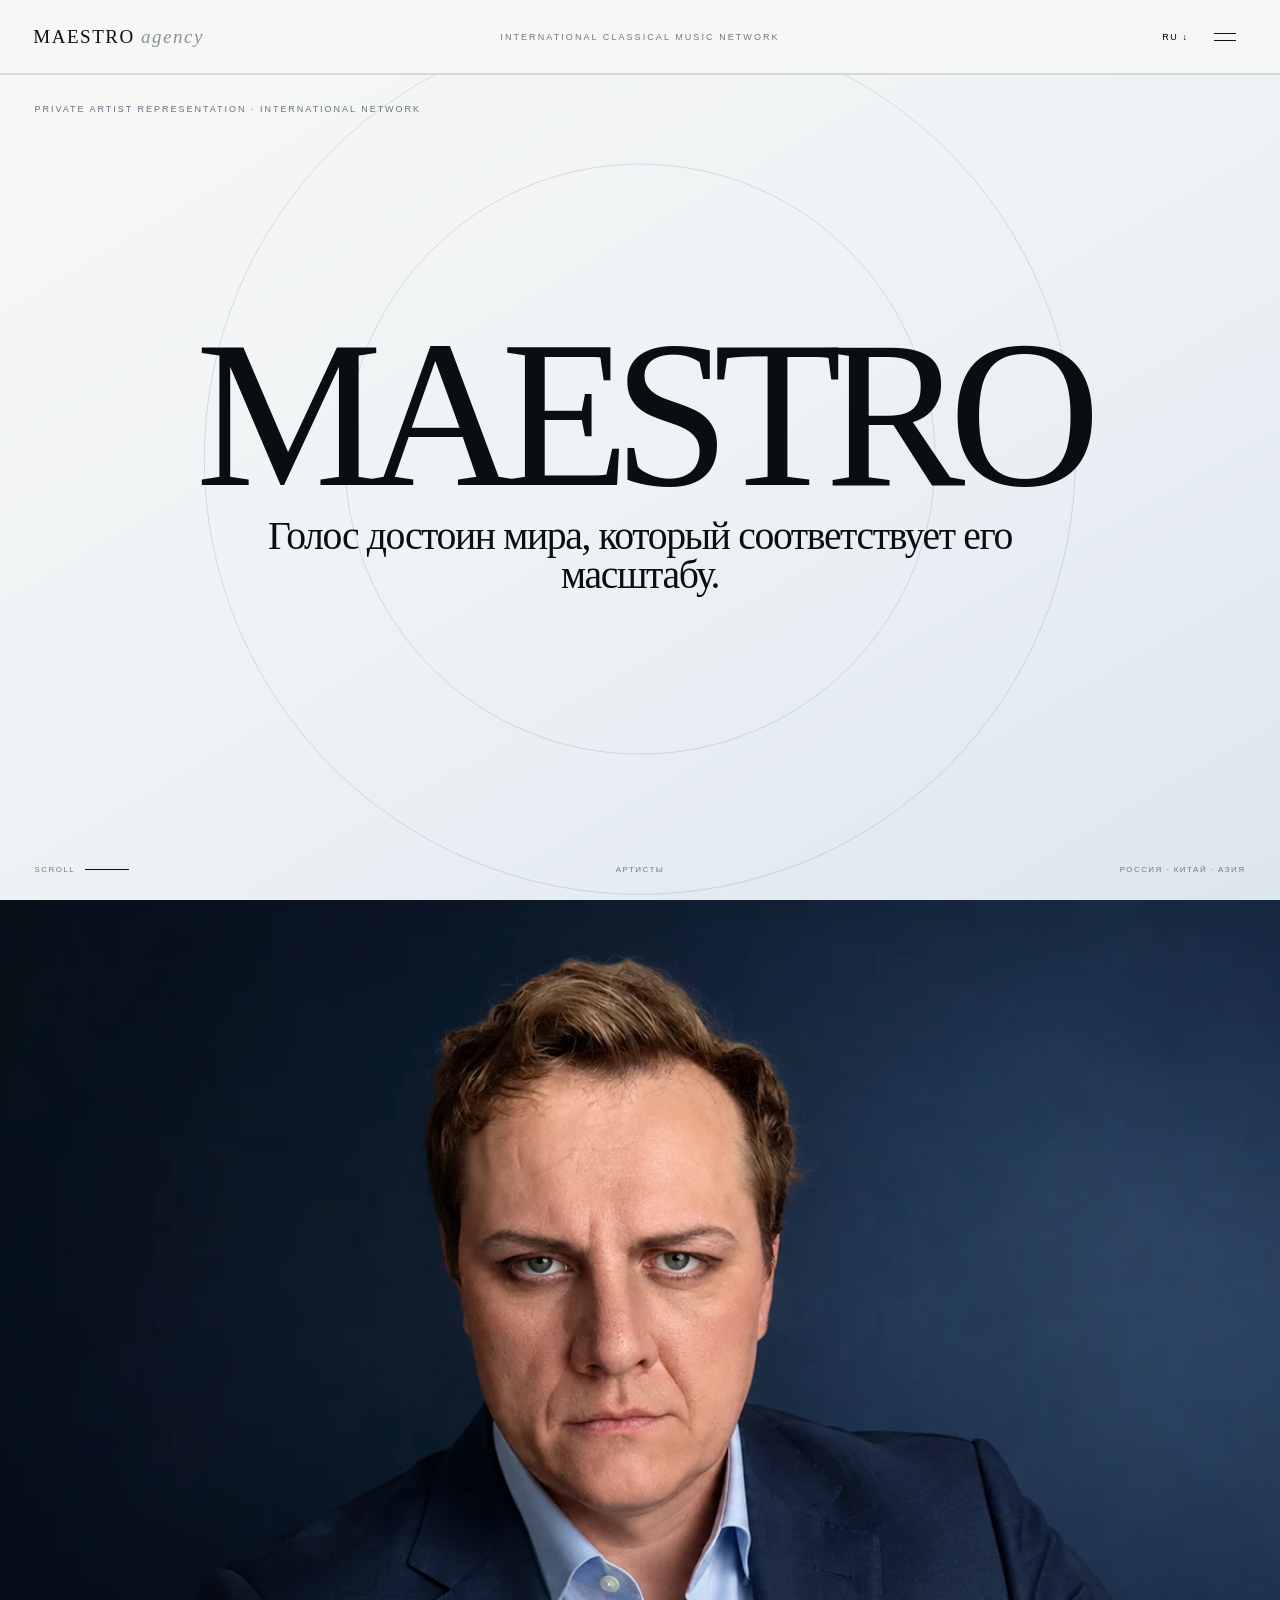
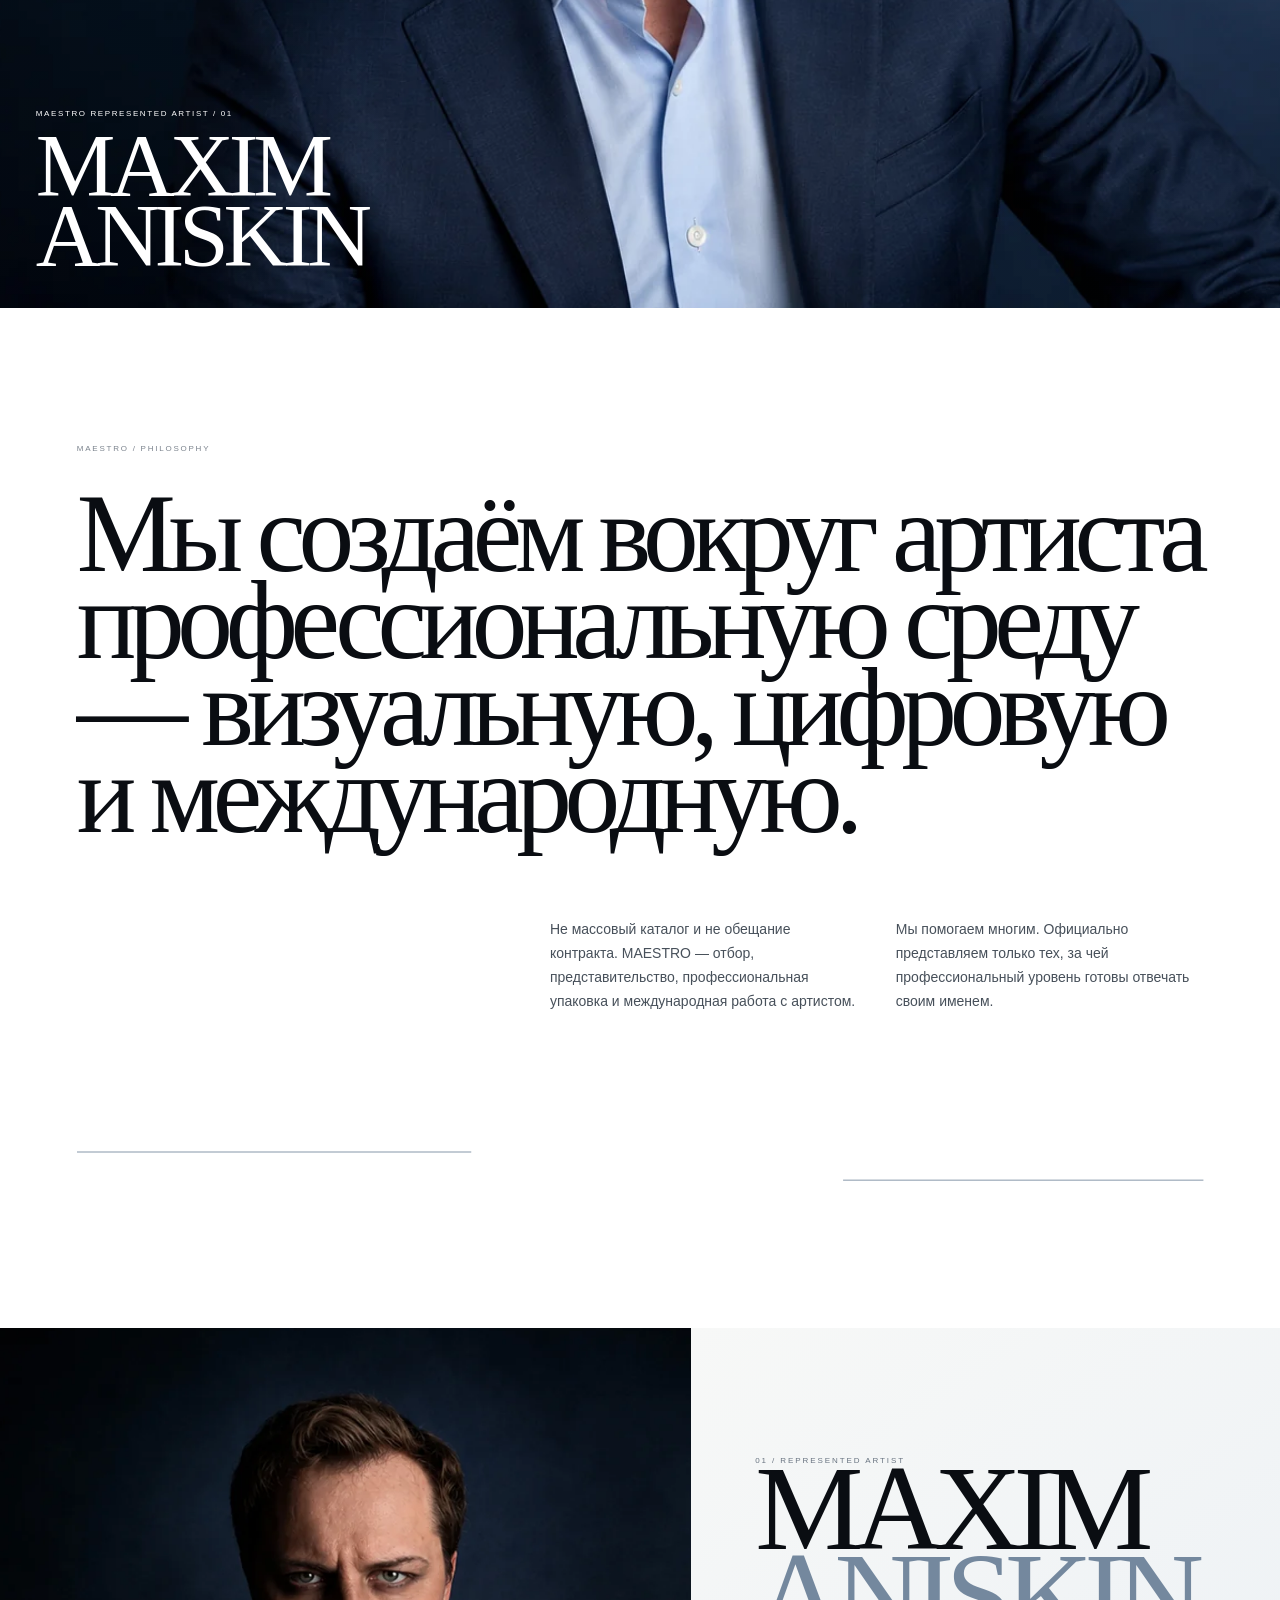
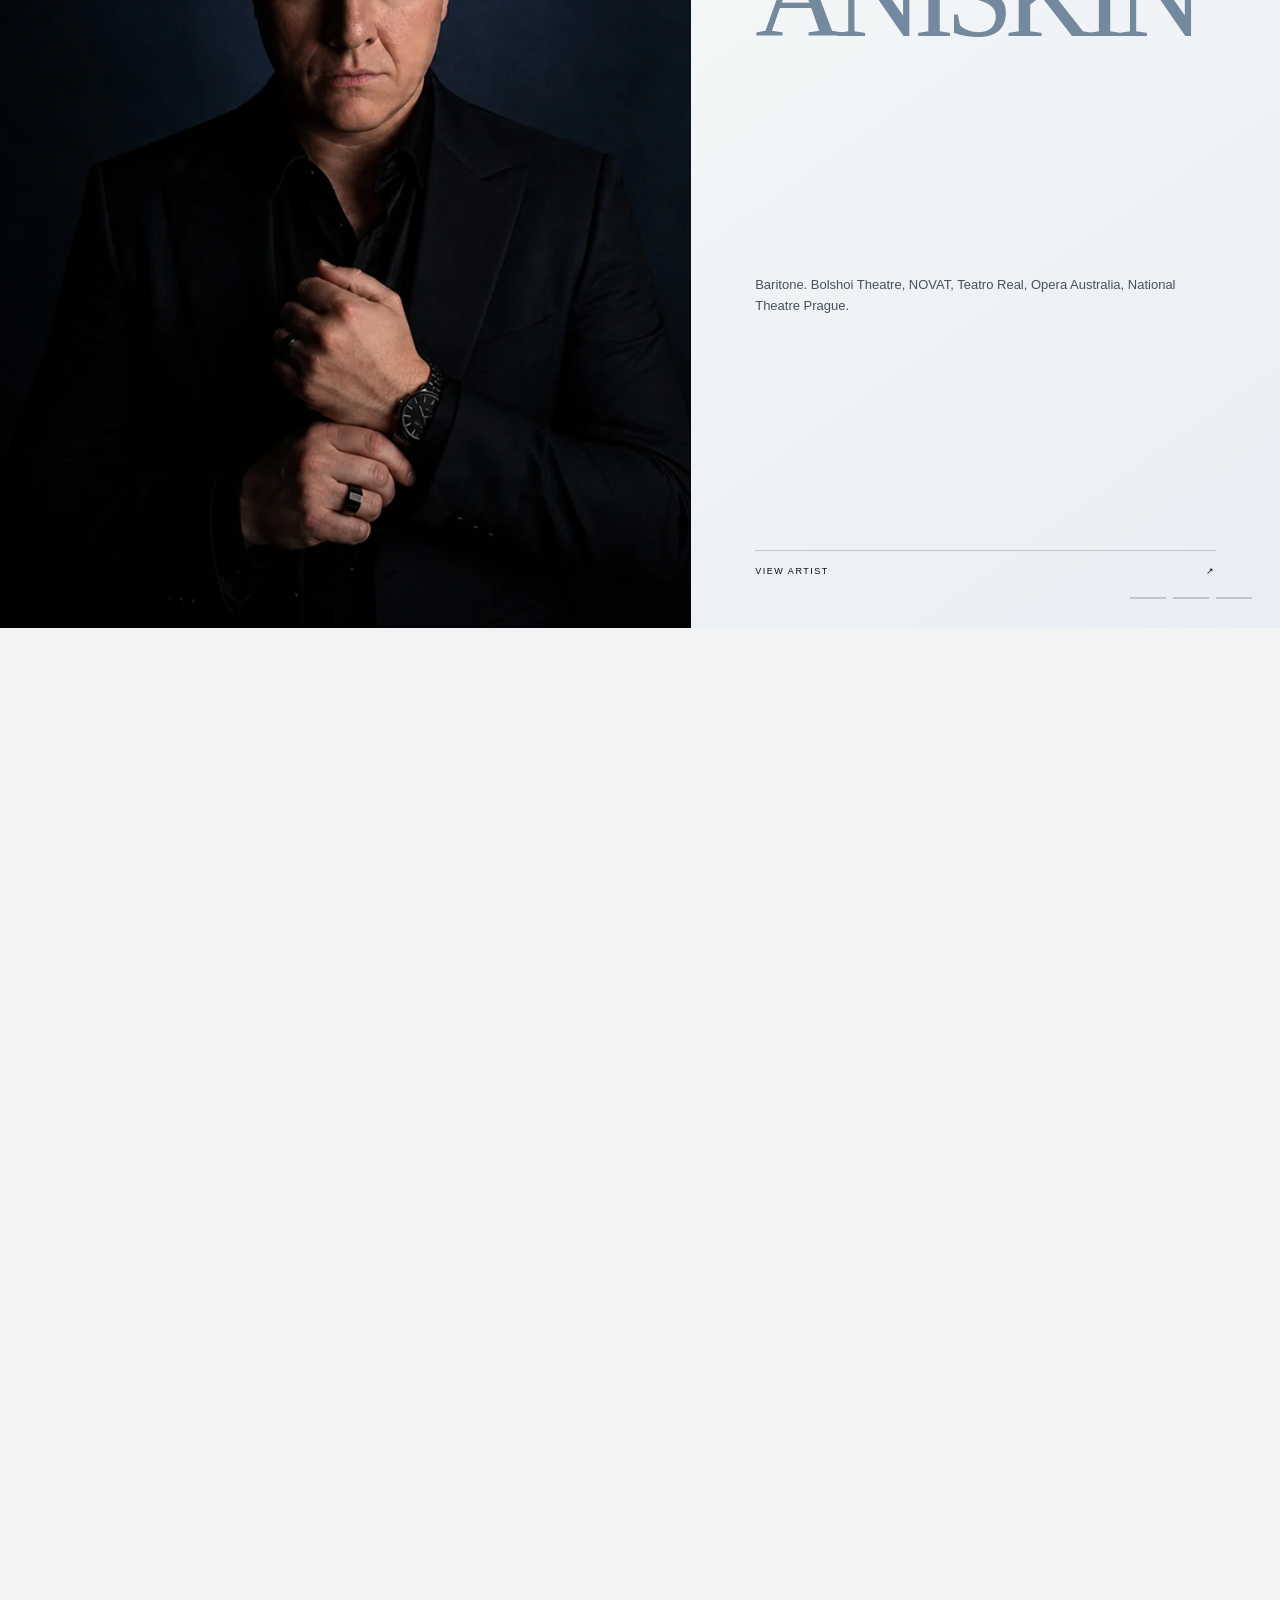
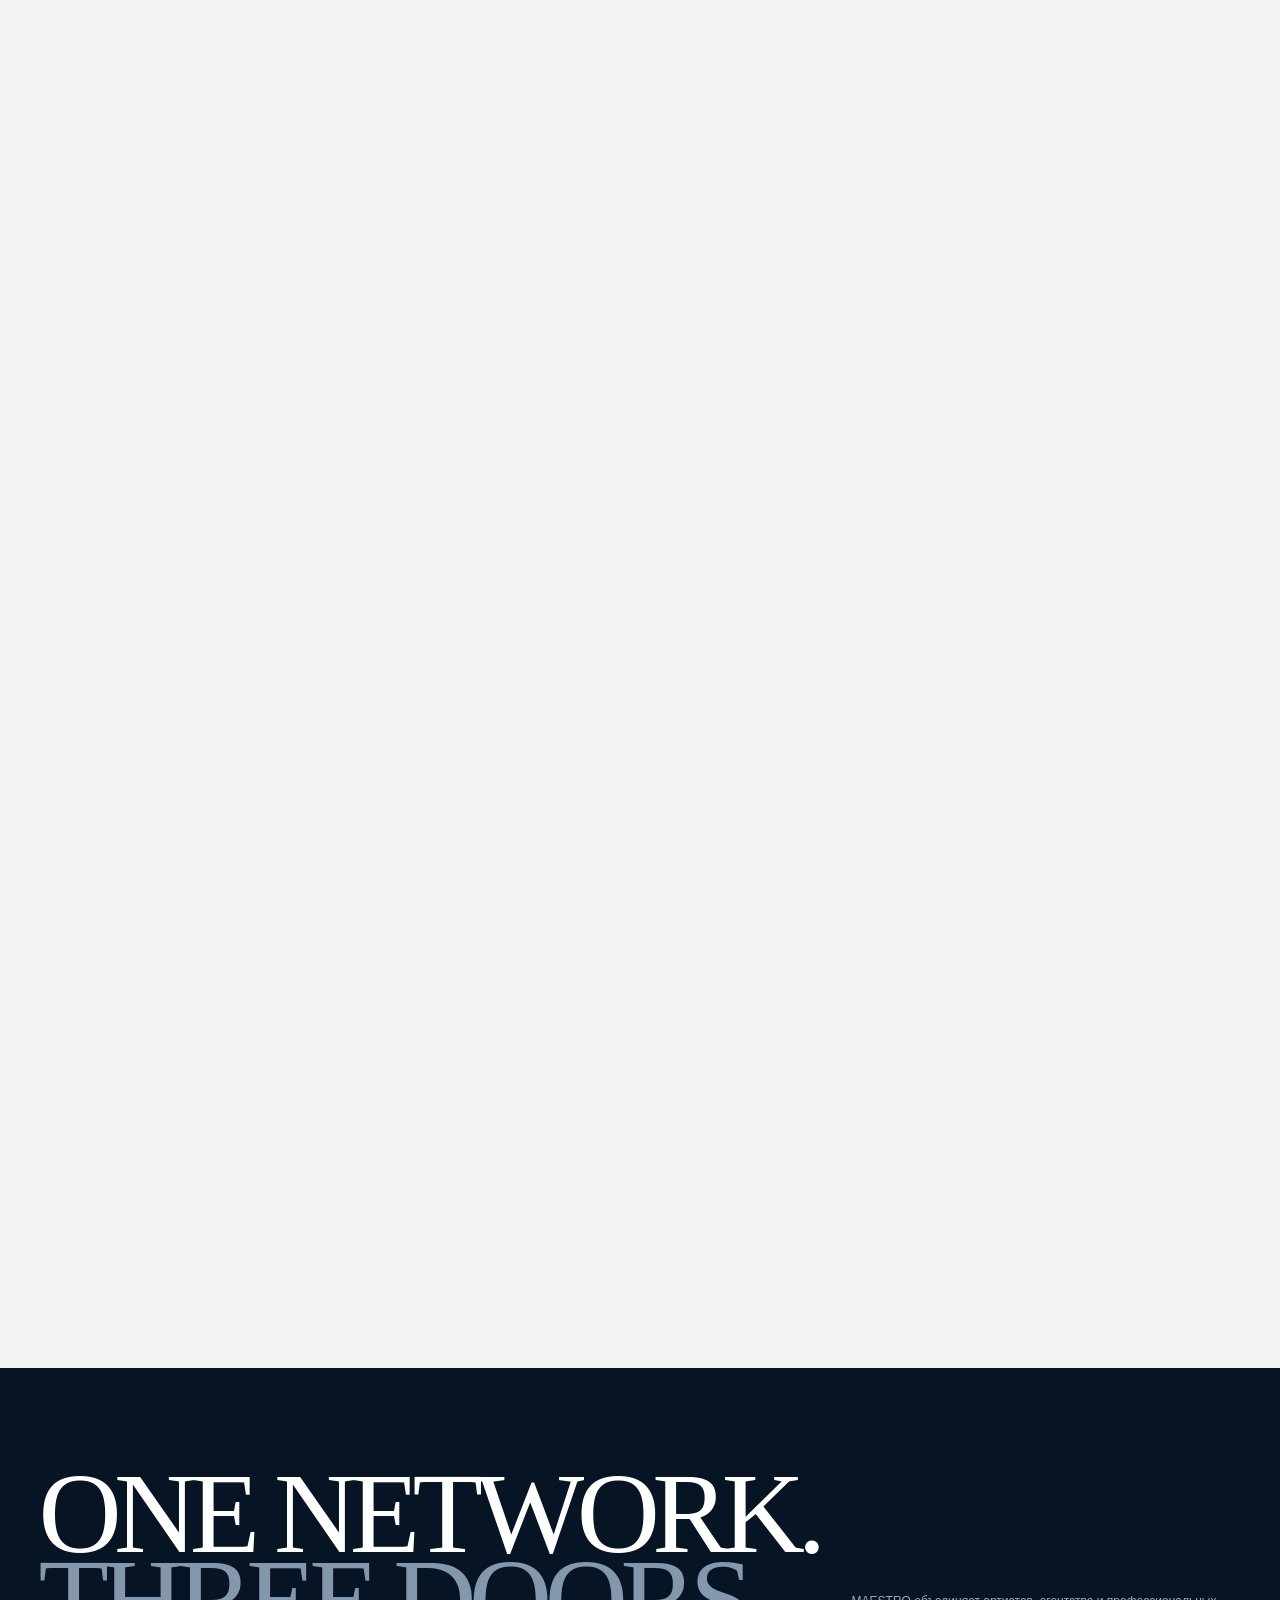
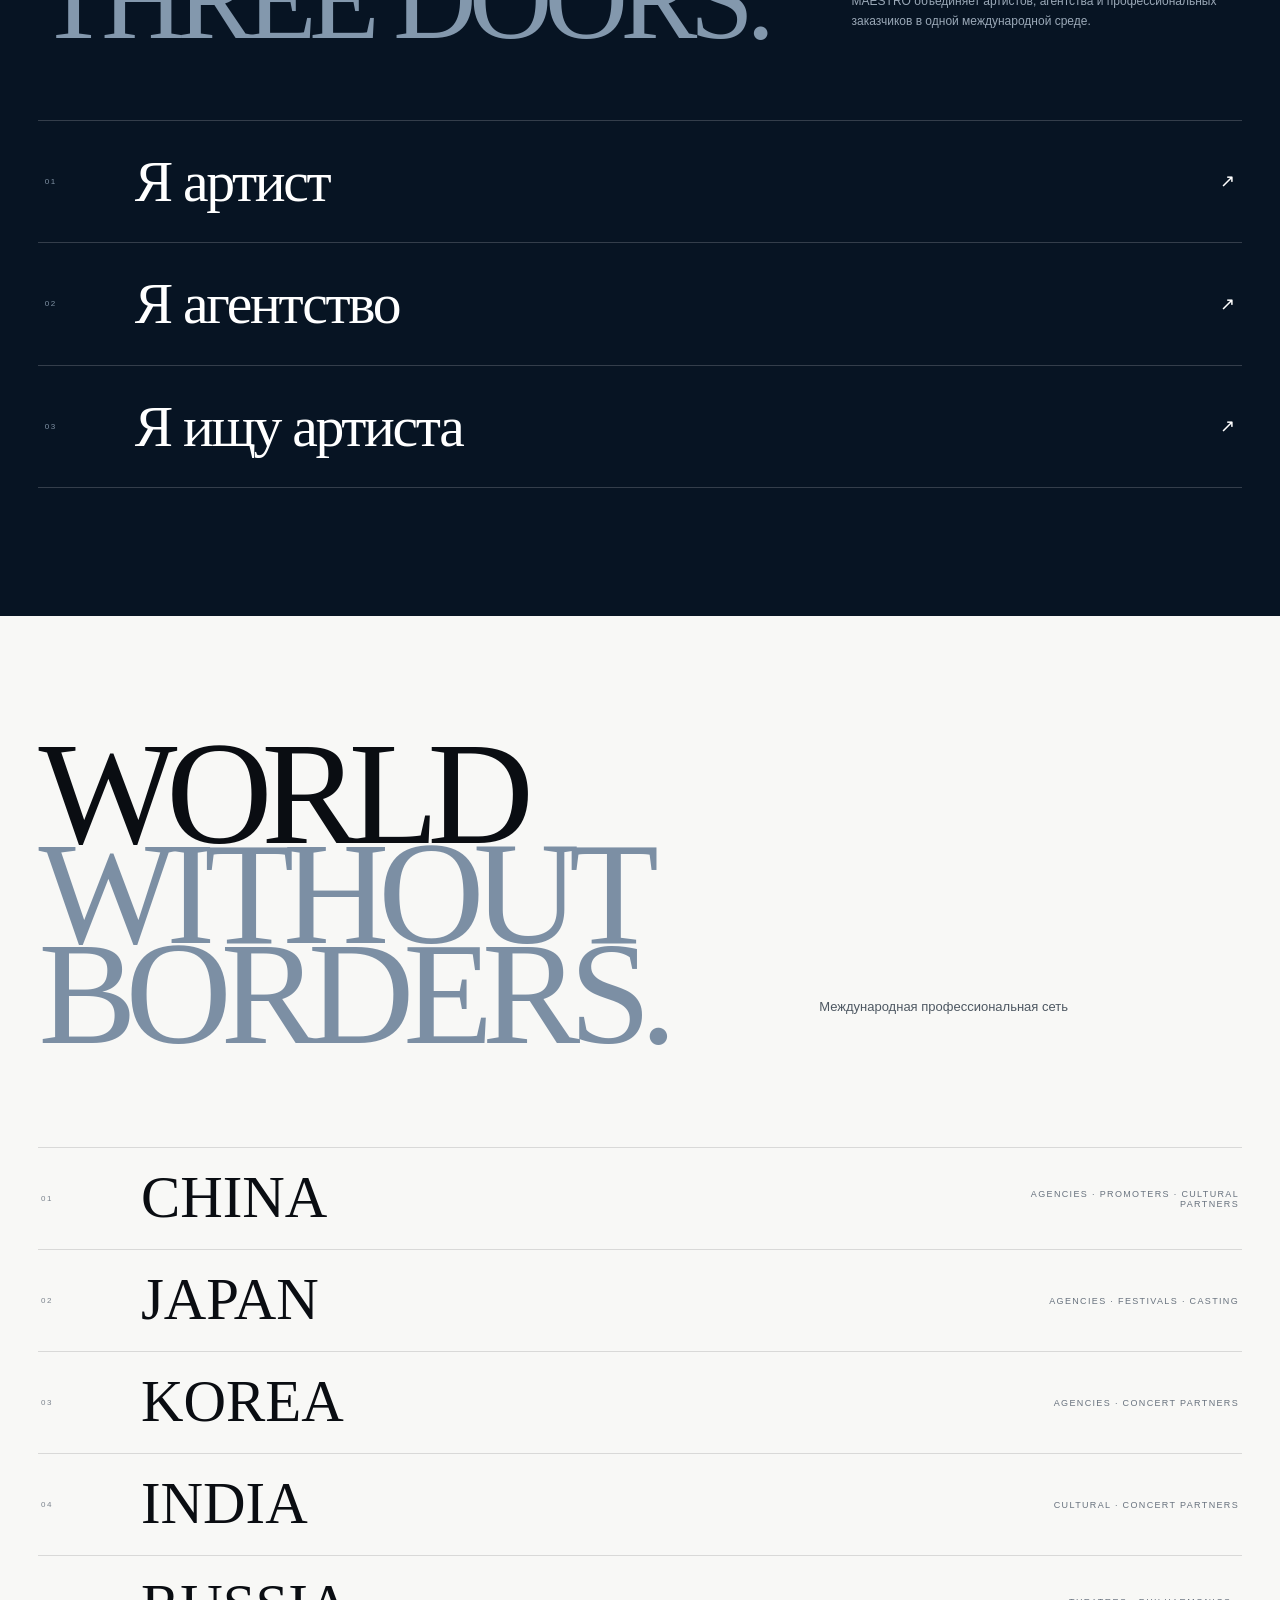
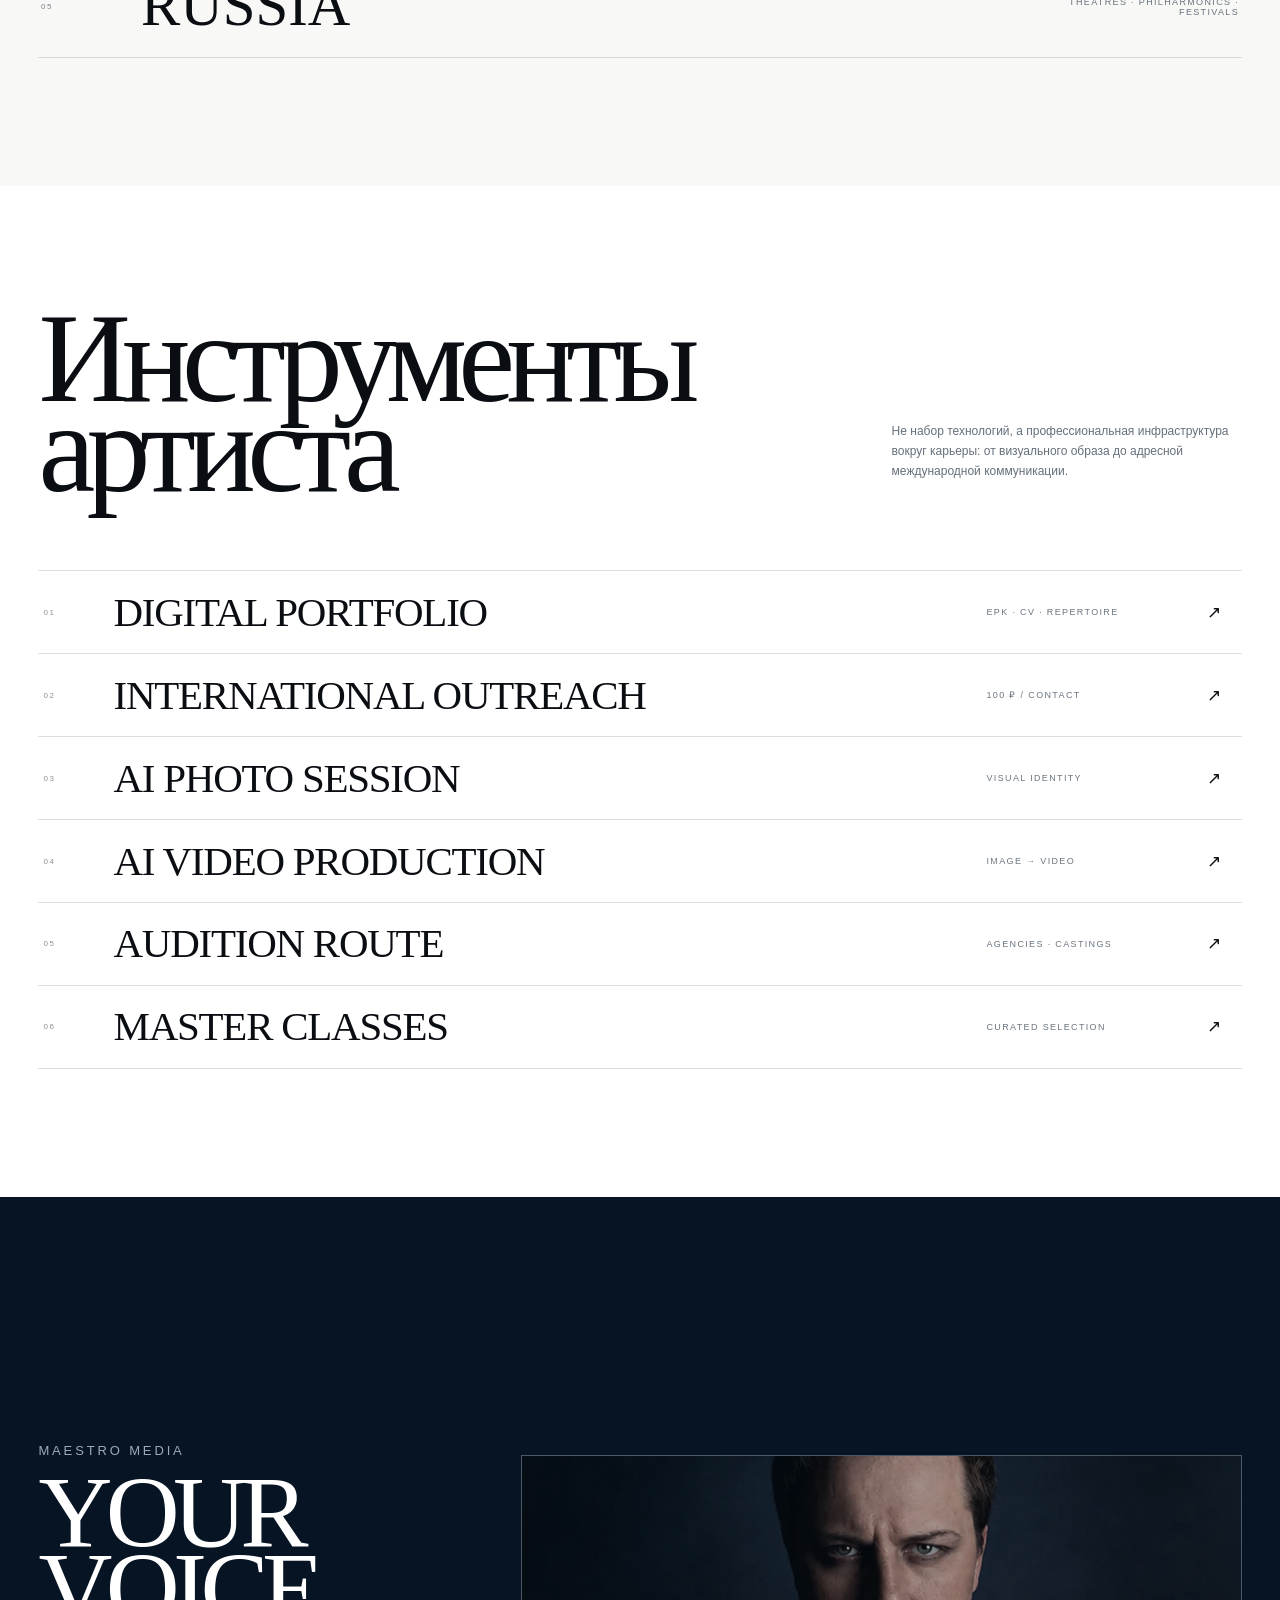
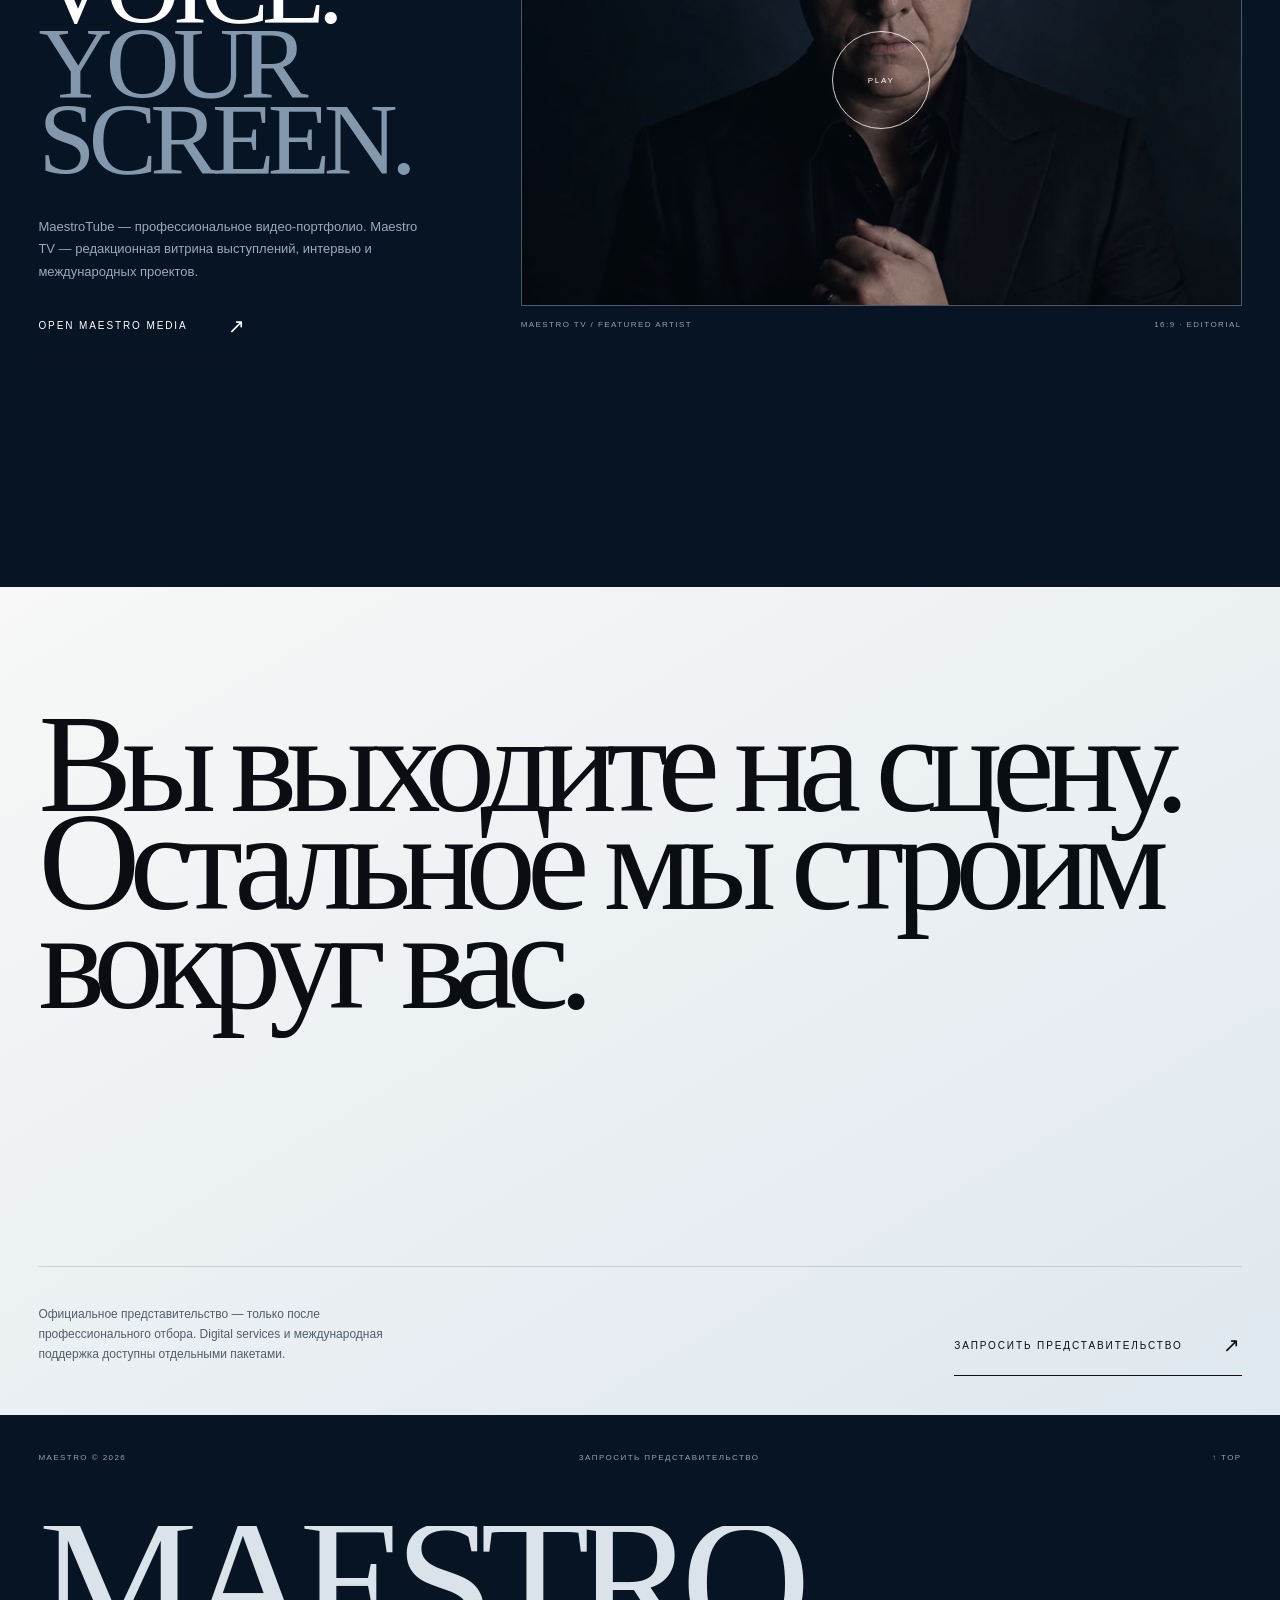
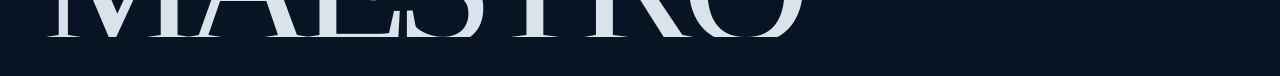
<file: index.html>
<!doctype html><html lang="ru"><head><meta charset="utf-8"><meta name="viewport" content="width=device-width,initial-scale=1,viewport-fit=cover"><meta name="theme-color" content="#f4f5f3"><meta name="description" content="MAESTRO — International Classical Music Network"><title>MAESTRO — International Classical Music Network</title><link rel="stylesheet" href="styles.css"></head><body id="top"><header class="topbar"><a class="wordmark" href="index.html">MAESTRO <span>agency</span></a><div class="top-note">INTERNATIONAL CLASSICAL MUSIC NETWORK</div><div class="top-actions"><div class="lang"><button type="button"><span data-lang-current>RU</span> ↓</button><div class="lang-menu"><button data-lang="ru">RU · Русский</button><button data-lang="en">EN · English</button><button data-lang="zh">中文 · 简体</button><button data-lang="ja">日本語</button><button data-lang="ko">한국어</button></div></div><button class="burger" aria-label="Menu" aria-expanded="false"><span></span><span></span></button></div></header>
<nav class="drawer"><div class="drawer-grid"><div class="drawer-links"><a href="index.html"><small>01</small><span data-i18n="home">Главная</span></a><a href="about.html"><small>02</small><span data-i18n="about">О нас</span></a><a href="artists.html"><small>03</small><span data-i18n="artists">Артисты</span></a><a href="network.html"><small>04</small><span data-i18n="network">Агентства</span></a><a href="services.html"><small>05</small><span data-i18n="services">Инструменты</span></a><a href="media.html"><small>06</small><span data-i18n="media">Media</span></a><a href="contact.html"><small>07</small><span data-i18n="contact">Контакты</span></a></div><div class="drawer-meta">PRIVATE REPRESENTATION<br>AGENCY NETWORK<br>CHINA · JAPAN · KOREA · ASIA<br><br>MAESTRO © 2026</div></div></nav><main>
<section class="hero" id="home"><p class="hero-kicker" data-i18n="heroK">Private artist representation · International network</p><h1 class="hero-title" data-letterize>MAESTRO</h1><p class="hero-sub" data-i18n="heroSub">Голос достоин мира, который соответствует его масштабу.</p><div class="hero-bottom"><span class="scroll-cue">SCROLL <i></i></span><span data-i18n="heroA">Артисты</span><span><span data-i18n="heroC">Россия · Китай · Азия</span></span></div></section>
<section class="portrait-impact"><img src="assets/maxim-blue.webp" alt="Maxim Aniskin"><div class="portrait-label"><small>MAESTRO REPRESENTED ARTIST / 01</small><strong>MAXIM<br>ANISKIN</strong></div></section>
<section class="manifesto"><p class="eyebrow reveal">MAESTRO / PHILOSOPHY</p><h2 class="reveal" data-i18n="manifest">Мы создаём вокруг артиста профессиональную среду — визуальную, цифровую и международную.</h2><div class="manifesto-copy"><p class="reveal">Не массовый каталог и не обещание контракта. MAESTRO — отбор, представительство, профессиональная упаковка и международная работа с артистом.</p><p class="reveal">Мы помогаем многим. Официально представляем только тех, за чей профессиональный уровень готовы отвечать своим именем.</p></div><div class="manifesto-rule reveal"><svg viewBox="0 0 1200 70" fill="none"><path class="line-draw" d="M0 35 H465 C520 35 520 5 580 5 H620 C680 5 680 65 740 65 H1200" stroke="#7f91a4" stroke-width="1"/></svg></div></section>
<section class="editorial-scroll" data-editorial><div class="editorial-sticky">
 <article class="editorial-slide active" style="opacity:1;clip-path:inset(0 0 0 0)"><div class="editorial-media"><img src="assets/maxim-dark.webp" alt="Maxim Aniskin"></div><div class="editorial-copy"><div><div class="editorial-index">01 / REPRESENTED ARTIST</div><h3>MAXIM<br><span>ANISKIN</span></h3></div><p>Baritone. Bolshoi Theatre, NOVAT, Teatro Real, Opera Australia, National Theatre Prague.</p><a class="editorial-link" href="maxim.html"><span>VIEW ARTIST</span><span>↗</span></a></div></article>
 <article class="editorial-slide"><div class="editorial-media"><img src="assets/ksenia-white.webp" alt="Ksenia Muslanova"></div><div class="editorial-copy"><div><div class="editorial-index">02 / MAESTRO ARTIST</div><h3>KSENIA<br><span>MUSLANOVA</span></h3></div><p>Soprano. Stanislavsky and Nemirovich-Danchenko Moscow Academic Music Theatre. Opera, concert and chamber repertoire.</p><a class="editorial-link" href="ksenia.html"><span>VIEW ARTIST</span><span>↗</span></a></div></article>
 <article class="editorial-slide"><div class="editorial-media" style="background:linear-gradient(145deg,#dce6ee,#f8f8f6);display:grid;place-items:center"><div style="font:300 clamp(130px,23vw,420px)/.7 var(--serif);letter-spacing:-.1em;color:#172b42">M</div></div><div class="editorial-copy"><div><div class="editorial-index">03 / INTERNATIONAL</div><h3>ASIA<br><span>DESK</span></h3></div><p>China, Japan, Korea and Asia: localised materials, partner search, targeted communication and professional agency network.</p><a class="editorial-link" href="network.html"><span>VIEW NETWORK</span><span>↗</span></a></div></article>
 <div class="editorial-progress"><i></i><i></i><i></i></div>
</div></section>
<section class="gates"><div class="gates-head reveal"><h2>ONE NETWORK.<br><span>THREE DOORS.</span></h2><p>MAESTRO объединяет артистов, агентства и профессиональных заказчиков в одной международной среде.</p></div><div class="gate-list"><a class="gate reveal" href="services.html"><small>01</small><strong data-i18n="gate1">Я артист</strong><b>↗</b></a><a class="gate reveal" href="network.html"><small>02</small><strong data-i18n="gate2">Я агентство</strong><b>↗</b></a><a class="gate reveal" href="artists.html"><small>03</small><strong data-i18n="gate3">Я ищу артиста</strong><b>↗</b></a></div></section>
<section class="network"><div class="network-top"><h2 class="reveal">WORLD<br><span>WITHOUT<br>BORDERS.</span></h2><p class="network-copy reveal" data-i18n="net">Международная профессиональная сеть</p></div><div class="country-strip"><div class="country reveal"><small>01</small><strong>CHINA</strong><span>AGENCIES · PROMOTERS · CULTURAL PARTNERS</span></div><div class="country reveal"><small>02</small><strong>JAPAN</strong><span>AGENCIES · FESTIVALS · CASTING</span></div><div class="country reveal"><small>03</small><strong>KOREA</strong><span>AGENCIES · CONCERT PARTNERS</span></div><div class="country reveal"><small>04</small><strong>INDIA</strong><span>CULTURAL · CONCERT PARTNERS</span></div><div class="country reveal"><small>05</small><strong>RUSSIA</strong><span>THEATRES · PHILHARMONICS · FESTIVALS</span></div></div></section>
<section class="services"><div class="services-title"><h2 class="reveal" data-i18n="serv">Инструменты артиста</h2><p class="reveal">Не набор технологий, а профессиональная инфраструктура вокруг карьеры: от визуального образа до адресной международной коммуникации.</p></div><div class="service-list"><a class="service reveal" href="services.html"><small>01</small><strong>DIGITAL PORTFOLIO</strong><span>EPK · CV · REPERTOIRE</span><b>↗</b></a><a class="service reveal" href="services.html"><small>02</small><strong>INTERNATIONAL OUTREACH</strong><span>100 ₽ / CONTACT</span><b>↗</b></a><a class="service reveal" href="services.html"><small>03</small><strong>AI PHOTO SESSION</strong><span>VISUAL IDENTITY</span><b>↗</b></a><a class="service reveal" href="services.html"><small>04</small><strong>AI VIDEO PRODUCTION</strong><span>IMAGE → VIDEO</span><b>↗</b></a><a class="service reveal" href="services.html"><small>05</small><strong>AUDITION ROUTE</strong><span>AGENCIES · CASTINGS</span><b>↗</b></a><a class="service reveal" href="services.html"><small>06</small><strong>MASTER CLASSES</strong><span>CURATED SELECTION</span><b>↗</b></a></div></section>
<section class="media-stage"><div class="media-copy reveal"><p class="eyebrow">MAESTRO MEDIA</p><h2>YOUR VOICE.<br><span>YOUR SCREEN.</span></h2><p>MaestroTube — профессиональное видео-портфолио. Maestro TV — редакционная витрина выступлений, интервью и международных проектов.</p><a class="cta" href="media.html">OPEN MAESTRO MEDIA <i>↗</i></a></div><div class="reveal"><div class="screen"><img src="assets/maxim-dark.webp" alt="Maestro Media"></div><div class="screen-meta"><span>MAESTRO TV / FEATURED ARTIST</span><span>16:9 · EDITORIAL</span></div></div></section>
<section class="final"><h2 class="reveal" data-i18n="final">Вы выходите на сцену. Остальное мы строим вокруг вас.</h2><div class="final-actions reveal"><p>Официальное представительство — только после профессионального отбора. Digital services и международная поддержка доступны отдельными пакетами.</p><a class="cta" href="contact.html"><span data-i18n="request">Запросить представительство</span><i>↗</i></a></div></section>
</main><footer><div class="footer-top"><span>MAESTRO © 2026</span><a href="contact.html" data-i18n="request">Запросить представительство</a><a href="#top">↑ TOP</a></div><div class="footer-word">MAESTRO</div></footer><script src="script.js"></script></body></html>
</file>
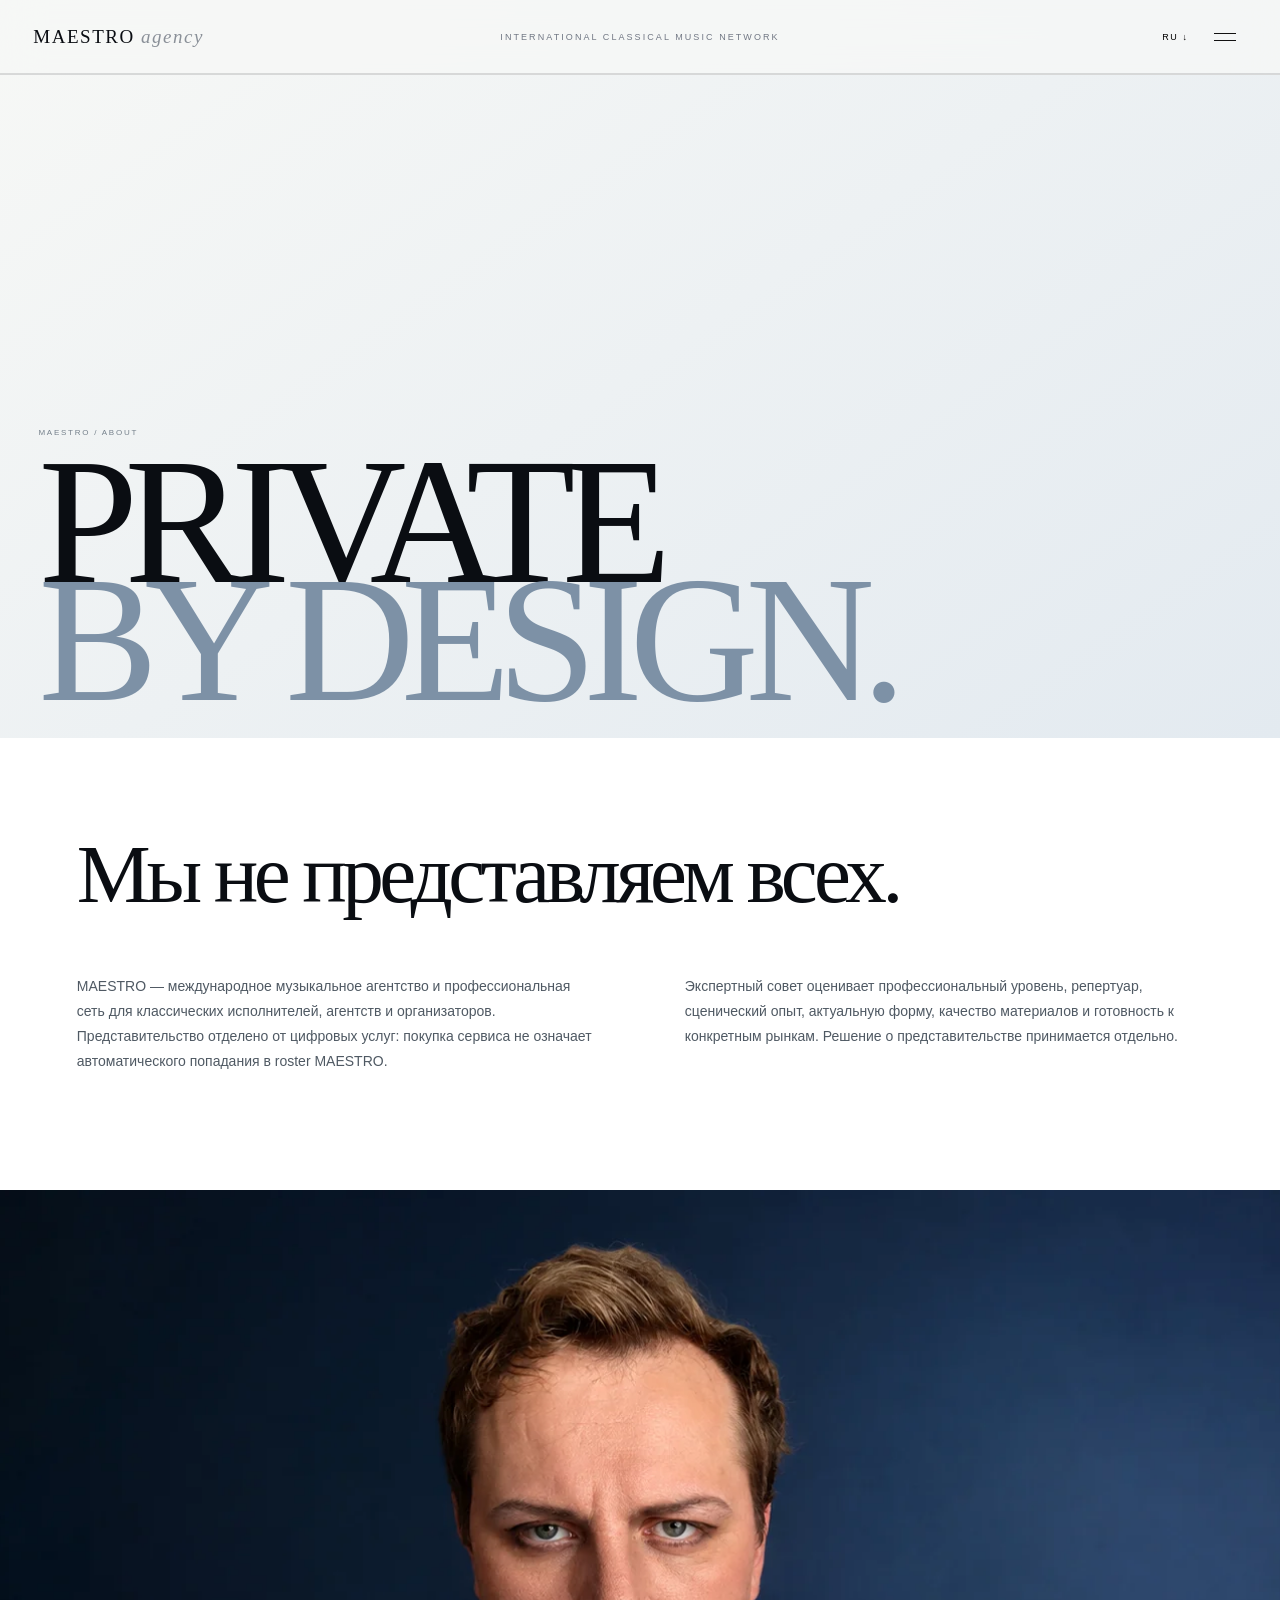
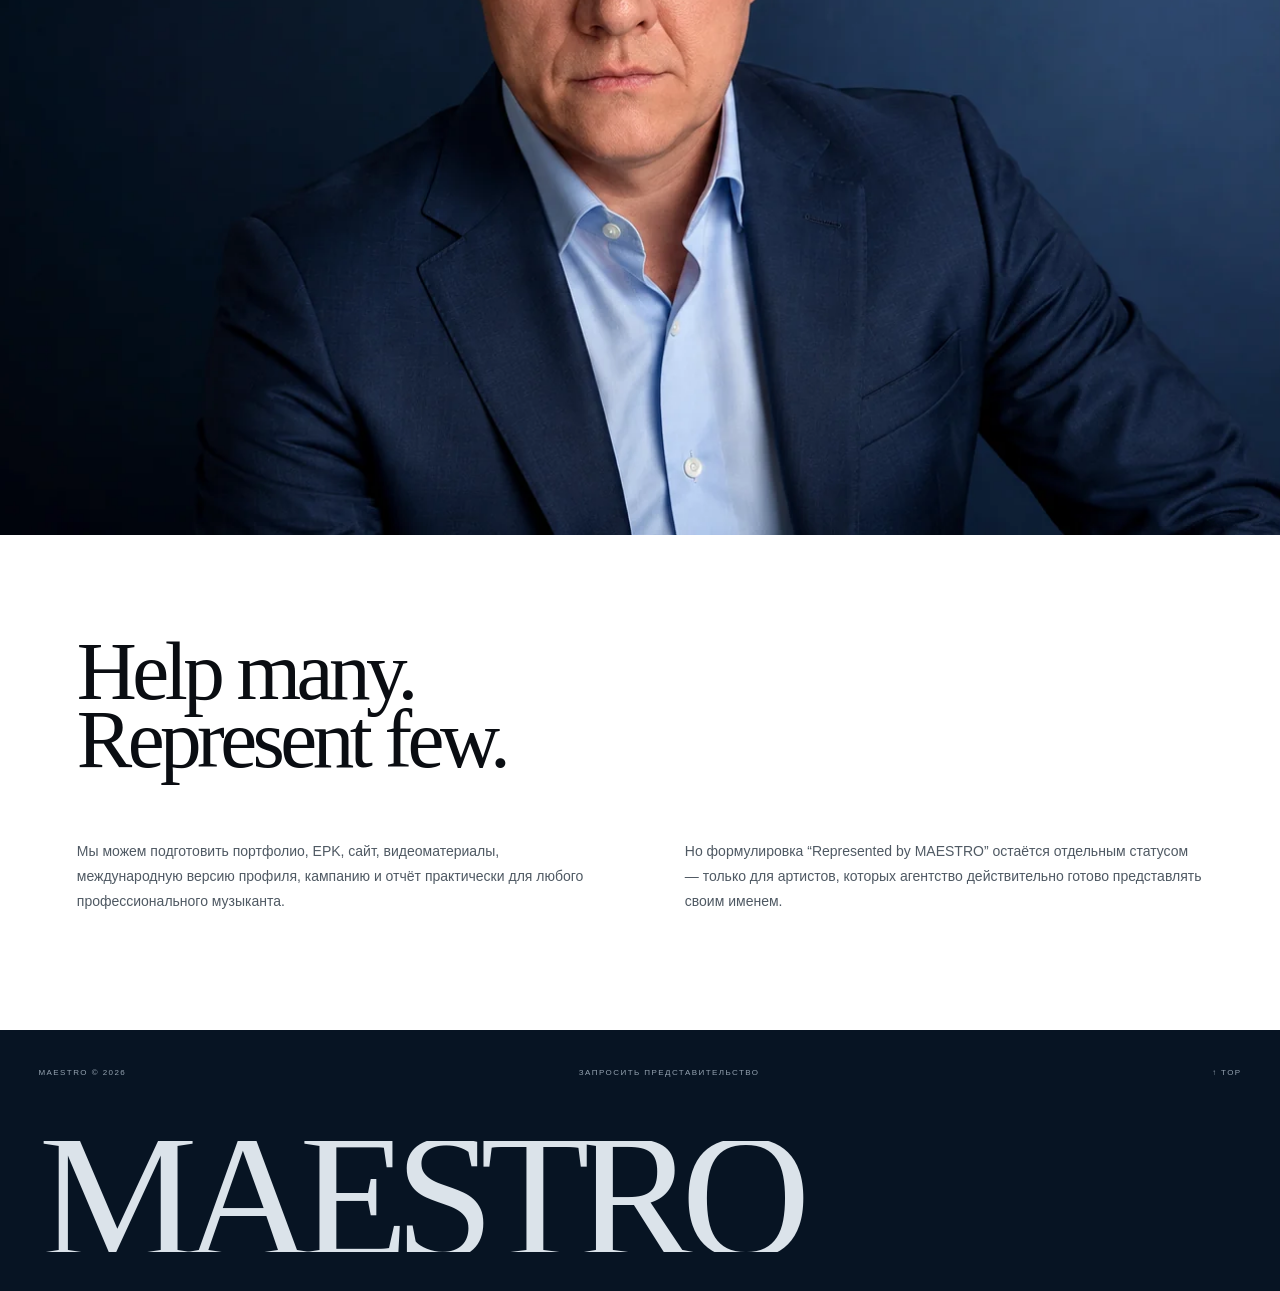
<file: about.html>
<!doctype html><html lang="ru"><head><meta charset="utf-8"><meta name="viewport" content="width=device-width,initial-scale=1,viewport-fit=cover"><meta name="theme-color" content="#f4f5f3"><meta name="description" content="MAESTRO — International Classical Music Network"><title>About — MAESTRO</title><link rel="stylesheet" href="styles.css"></head><body id="top"><header class="topbar"><a class="wordmark" href="index.html">MAESTRO <span>agency</span></a><div class="top-note">INTERNATIONAL CLASSICAL MUSIC NETWORK</div><div class="top-actions"><div class="lang"><button type="button"><span data-lang-current>RU</span> ↓</button><div class="lang-menu"><button data-lang="ru">RU · Русский</button><button data-lang="en">EN · English</button><button data-lang="zh">中文 · 简体</button><button data-lang="ja">日本語</button><button data-lang="ko">한국어</button></div></div><button class="burger" aria-label="Menu" aria-expanded="false"><span></span><span></span></button></div></header>
<nav class="drawer"><div class="drawer-grid"><div class="drawer-links"><a href="index.html"><small>01</small><span data-i18n="home">Главная</span></a><a href="about.html"><small>02</small><span data-i18n="about">О нас</span></a><a href="artists.html"><small>03</small><span data-i18n="artists">Артисты</span></a><a href="network.html"><small>04</small><span data-i18n="network">Агентства</span></a><a href="services.html"><small>05</small><span data-i18n="services">Инструменты</span></a><a href="media.html"><small>06</small><span data-i18n="media">Media</span></a><a href="contact.html"><small>07</small><span data-i18n="contact">Контакты</span></a></div><div class="drawer-meta">PRIVATE REPRESENTATION<br>AGENCY NETWORK<br>CHINA · JAPAN · KOREA · ASIA<br><br>MAESTRO © 2026</div></div></nav><main><section class="page-hero"><small>MAESTRO / ABOUT</small><h1>PRIVATE<br><span>BY DESIGN.</span></h1></section><section class="content"><h2 class="reveal">Мы не представляем всех.</h2><div class="content-grid"><p class="reveal">MAESTRO — международное музыкальное агентство и профессиональная сеть для классических исполнителей, агентств и организаторов. Представительство отделено от цифровых услуг: покупка сервиса не означает автоматического попадания в roster MAESTRO.</p><p class="reveal">Экспертный совет оценивает профессиональный уровень, репертуар, сценический опыт, актуальную форму, качество материалов и готовность к конкретным рынкам. Решение о представительстве принимается отдельно.</p></div></section><section class="big-image"><img src="assets/maxim-blue.webp" alt="MAESTRO artist"></section><section class="content"><h2 class="reveal">Help many.<br>Represent few.</h2><div class="content-grid"><p class="reveal">Мы можем подготовить портфолио, EPK, сайт, видеоматериалы, международную версию профиля, кампанию и отчёт практически для любого профессионального музыканта.</p><p class="reveal">Но формулировка “Represented by MAESTRO” остаётся отдельным статусом — только для артистов, которых агентство действительно готово представлять своим именем.</p></div></section></main><footer><div class="footer-top"><span>MAESTRO © 2026</span><a href="contact.html" data-i18n="request">Запросить представительство</a><a href="#top">↑ TOP</a></div><div class="footer-word">MAESTRO</div></footer><script src="script.js"></script></body></html>
</file>
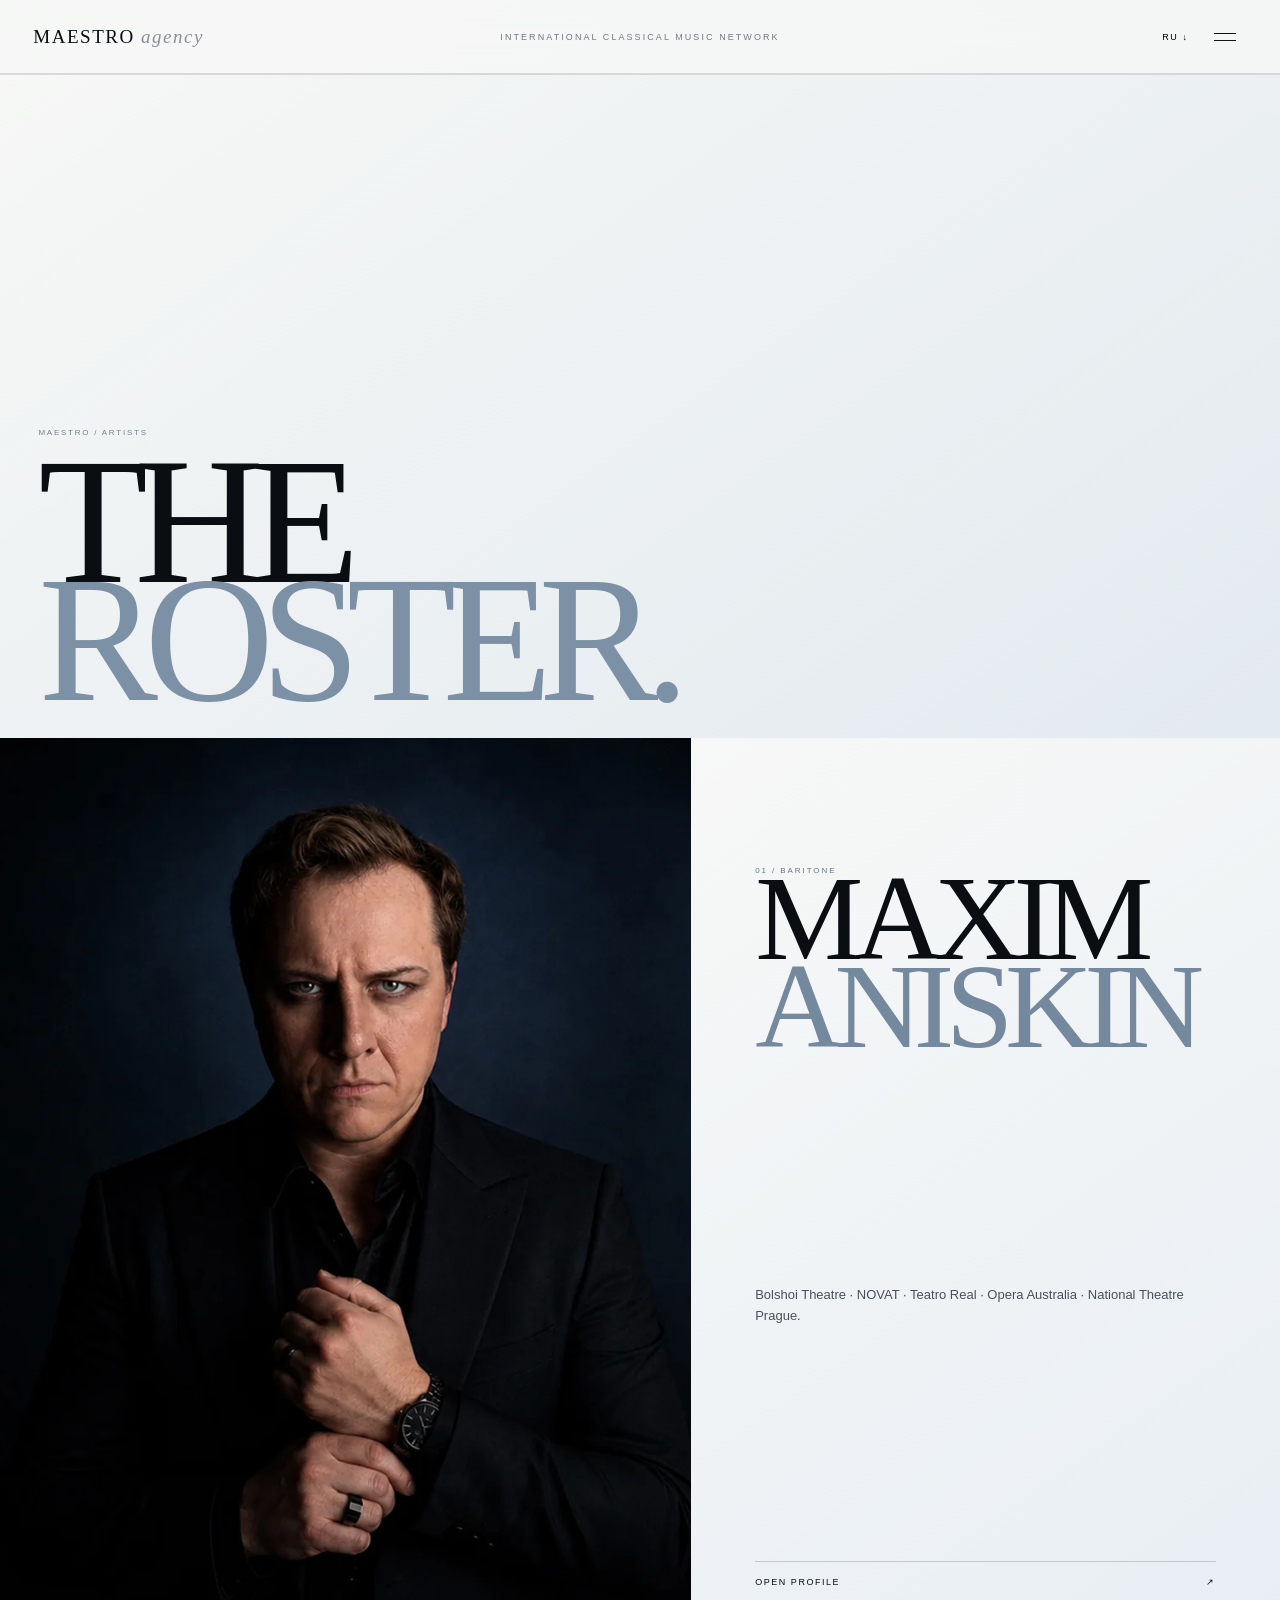
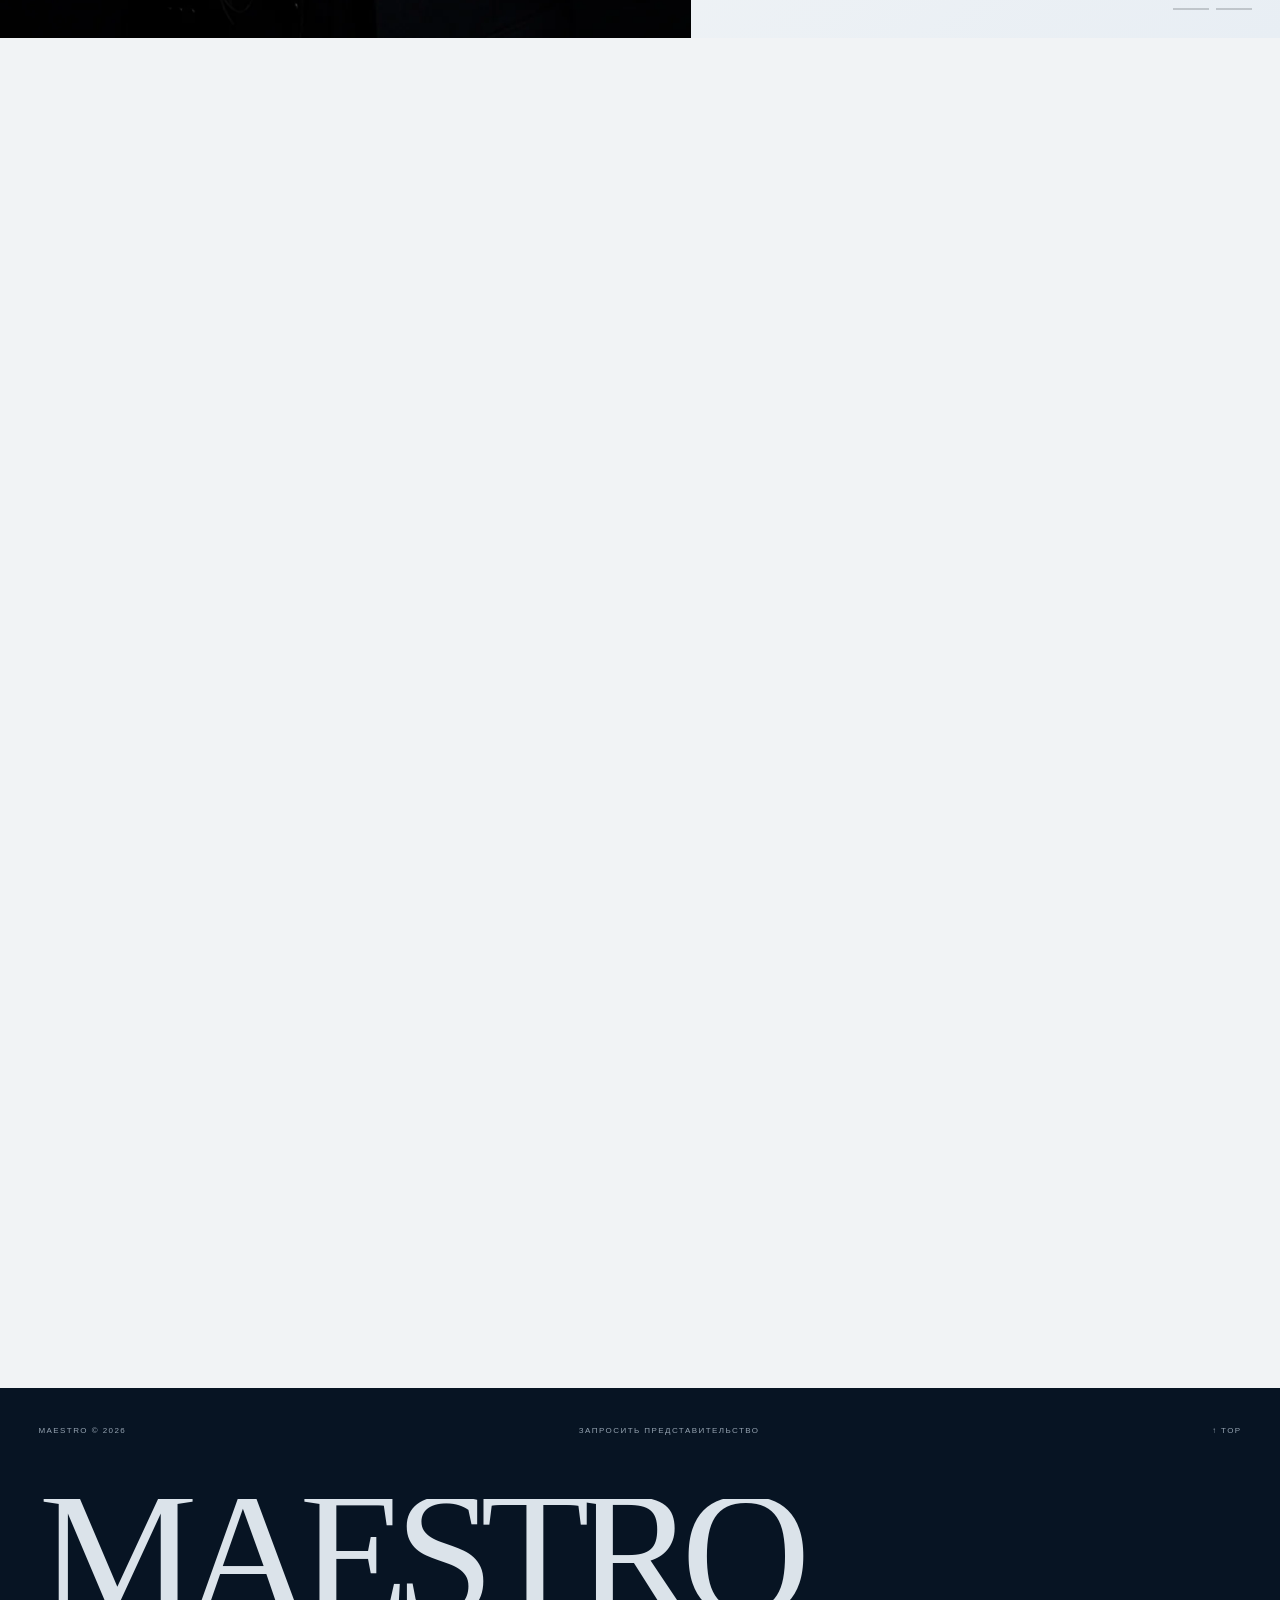
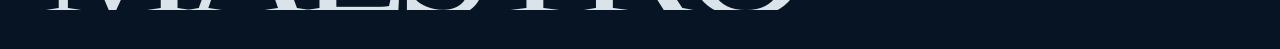
<file: artists.html>
<!doctype html><html lang="ru"><head><meta charset="utf-8"><meta name="viewport" content="width=device-width,initial-scale=1,viewport-fit=cover"><meta name="theme-color" content="#f4f5f3"><meta name="description" content="MAESTRO — International Classical Music Network"><title>Artists — MAESTRO</title><link rel="stylesheet" href="styles.css"></head><body id="top"><header class="topbar"><a class="wordmark" href="index.html">MAESTRO <span>agency</span></a><div class="top-note">INTERNATIONAL CLASSICAL MUSIC NETWORK</div><div class="top-actions"><div class="lang"><button type="button"><span data-lang-current>RU</span> ↓</button><div class="lang-menu"><button data-lang="ru">RU · Русский</button><button data-lang="en">EN · English</button><button data-lang="zh">中文 · 简体</button><button data-lang="ja">日本語</button><button data-lang="ko">한국어</button></div></div><button class="burger" aria-label="Menu" aria-expanded="false"><span></span><span></span></button></div></header>
<nav class="drawer"><div class="drawer-grid"><div class="drawer-links"><a href="index.html"><small>01</small><span data-i18n="home">Главная</span></a><a href="about.html"><small>02</small><span data-i18n="about">О нас</span></a><a href="artists.html"><small>03</small><span data-i18n="artists">Артисты</span></a><a href="network.html"><small>04</small><span data-i18n="network">Агентства</span></a><a href="services.html"><small>05</small><span data-i18n="services">Инструменты</span></a><a href="media.html"><small>06</small><span data-i18n="media">Media</span></a><a href="contact.html"><small>07</small><span data-i18n="contact">Контакты</span></a></div><div class="drawer-meta">PRIVATE REPRESENTATION<br>AGENCY NETWORK<br>CHINA · JAPAN · KOREA · ASIA<br><br>MAESTRO © 2026</div></div></nav><main><section class="page-hero"><small>MAESTRO / ARTISTS</small><h1>THE<br><span>ROSTER.</span></h1></section><section class="editorial-scroll" data-editorial style="height:250vh"><div class="editorial-sticky"><article class="editorial-slide active" style="opacity:1;clip-path:inset(0 0 0 0)"><div class="editorial-media"><img src="assets/maxim-dark.webp" alt="Maxim Aniskin"></div><div class="editorial-copy"><div><div class="editorial-index">01 / BARITONE</div><h3>MAXIM<br><span>ANISKIN</span></h3></div><p>Bolshoi Theatre · NOVAT · Teatro Real · Opera Australia · National Theatre Prague.</p><a class="editorial-link" href="maxim.html"><span>OPEN PROFILE</span><span>↗</span></a></div></article><article class="editorial-slide"><div class="editorial-media"><img src="assets/ksenia-white.webp" alt="Ksenia Muslanova"></div><div class="editorial-copy"><div><div class="editorial-index">02 / SOPRANO</div><h3>KSENIA<br><span>MUSLANOVA</span></h3></div><p>Stanislavsky and Nemirovich-Danchenko Moscow Academic Music Theatre.</p><a class="editorial-link" href="ksenia.html"><span>OPEN PROFILE</span><span>↗</span></a></div></article><div class="editorial-progress"><i></i><i></i></div></div></section></main><footer><div class="footer-top"><span>MAESTRO © 2026</span><a href="contact.html" data-i18n="request">Запросить представительство</a><a href="#top">↑ TOP</a></div><div class="footer-word">MAESTRO</div></footer><script src="script.js"></script></body></html>
</file>
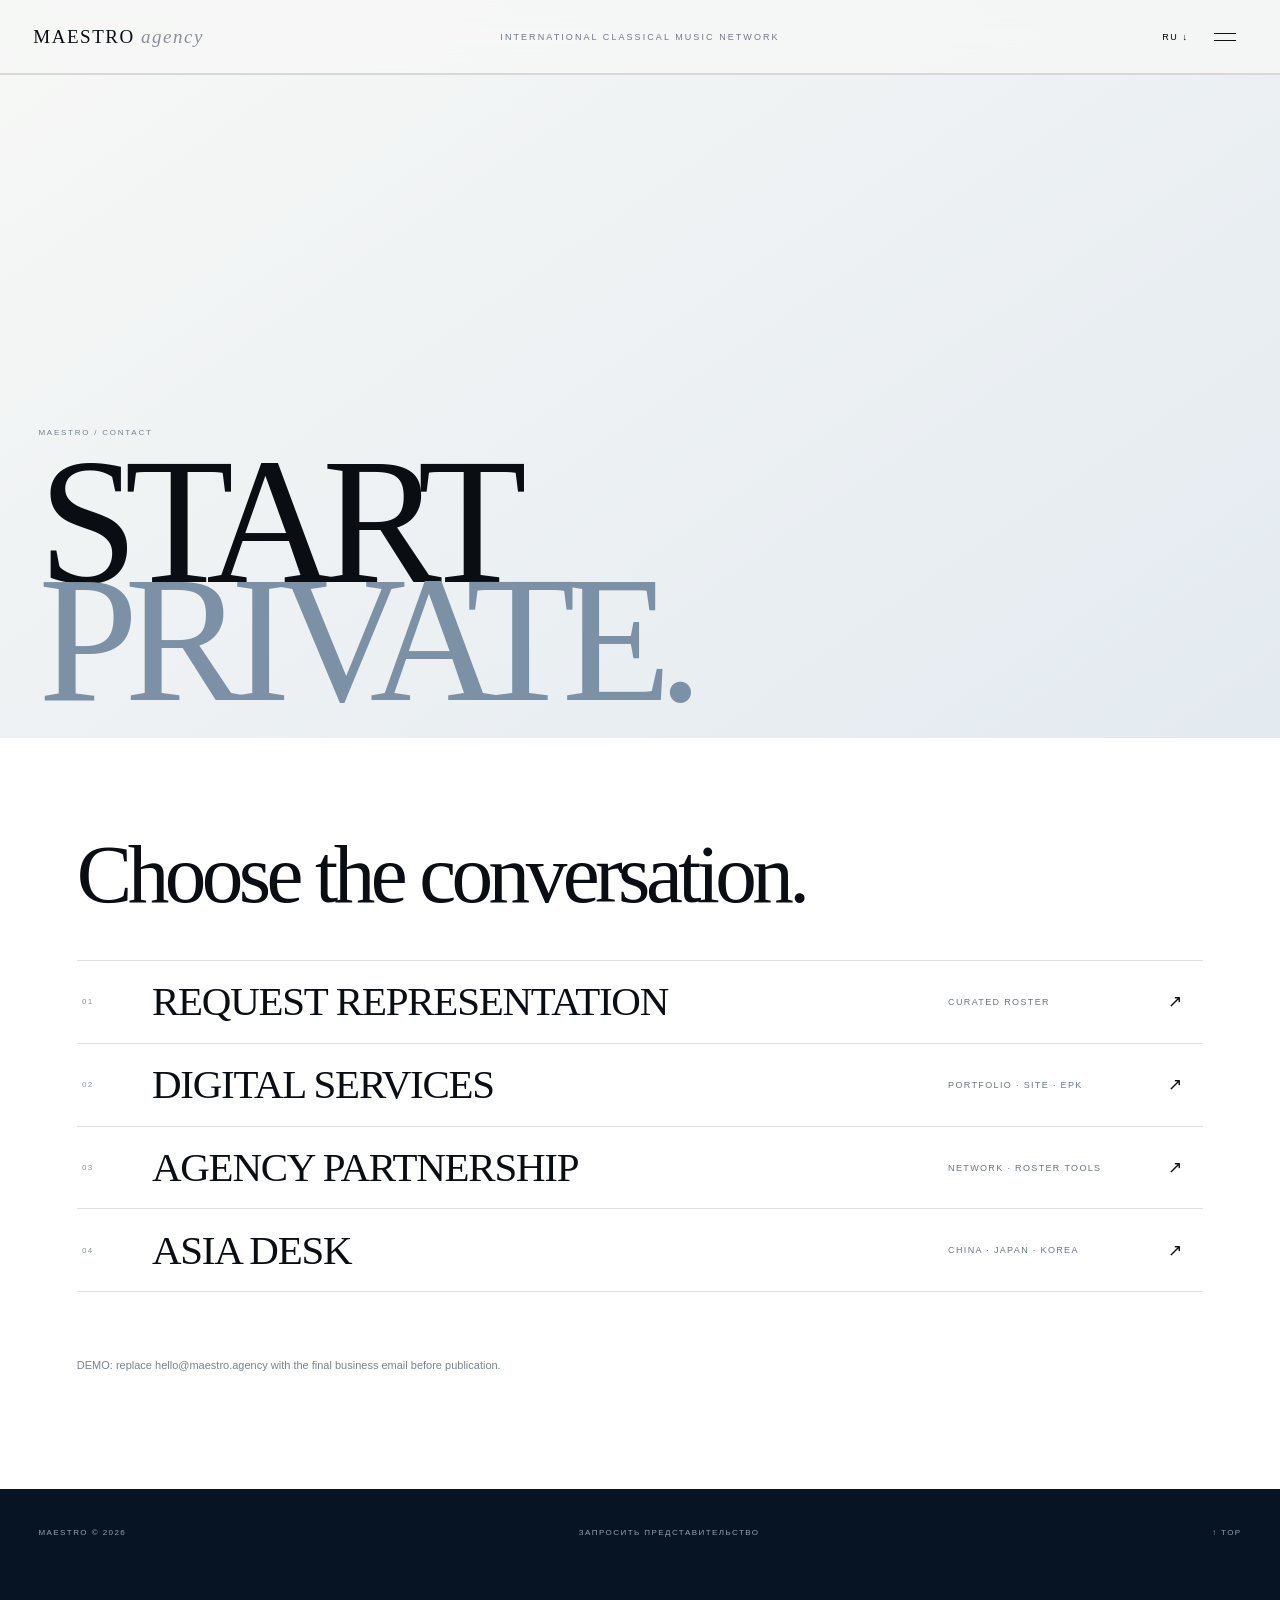
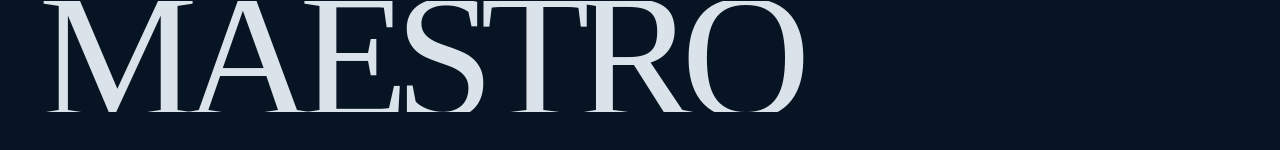
<file: contact.html>
<!doctype html><html lang="ru"><head><meta charset="utf-8"><meta name="viewport" content="width=device-width,initial-scale=1,viewport-fit=cover"><meta name="theme-color" content="#f4f5f3"><meta name="description" content="MAESTRO — International Classical Music Network"><title>Contact — MAESTRO</title><link rel="stylesheet" href="styles.css"></head><body id="top"><header class="topbar"><a class="wordmark" href="index.html">MAESTRO <span>agency</span></a><div class="top-note">INTERNATIONAL CLASSICAL MUSIC NETWORK</div><div class="top-actions"><div class="lang"><button type="button"><span data-lang-current>RU</span> ↓</button><div class="lang-menu"><button data-lang="ru">RU · Русский</button><button data-lang="en">EN · English</button><button data-lang="zh">中文 · 简体</button><button data-lang="ja">日本語</button><button data-lang="ko">한국어</button></div></div><button class="burger" aria-label="Menu" aria-expanded="false"><span></span><span></span></button></div></header>
<nav class="drawer"><div class="drawer-grid"><div class="drawer-links"><a href="index.html"><small>01</small><span data-i18n="home">Главная</span></a><a href="about.html"><small>02</small><span data-i18n="about">О нас</span></a><a href="artists.html"><small>03</small><span data-i18n="artists">Артисты</span></a><a href="network.html"><small>04</small><span data-i18n="network">Агентства</span></a><a href="services.html"><small>05</small><span data-i18n="services">Инструменты</span></a><a href="media.html"><small>06</small><span data-i18n="media">Media</span></a><a href="contact.html"><small>07</small><span data-i18n="contact">Контакты</span></a></div><div class="drawer-meta">PRIVATE REPRESENTATION<br>AGENCY NETWORK<br>CHINA · JAPAN · KOREA · ASIA<br><br>MAESTRO © 2026</div></div></nav><main><section class="page-hero"><small>MAESTRO / CONTACT</small><h1>START<br><span>PRIVATE.</span></h1></section><section class="content"><h2 class="reveal">Choose the conversation.</h2><div class="service-list"><a class="service" href="mailto:hello@maestro.agency?subject=Representation"><small>01</small><strong>REQUEST REPRESENTATION</strong><span>curated roster</span><b>↗</b></a><a class="service" href="mailto:hello@maestro.agency?subject=Digital services"><small>02</small><strong>DIGITAL SERVICES</strong><span>portfolio · site · EPK</span><b>↗</b></a><a class="service" href="mailto:hello@maestro.agency?subject=Agency partnership"><small>03</small><strong>AGENCY PARTNERSHIP</strong><span>network · roster tools</span><b>↗</b></a><a class="service" href="mailto:hello@maestro.agency?subject=Asia desk"><small>04</small><strong>ASIA DESK</strong><span>China · Japan · Korea</span><b>↗</b></a></div><p style="margin-top:5vw;color:#7b838d;font-size:11px">DEMO: replace hello@maestro.agency with the final business email before publication.</p></section></main><footer><div class="footer-top"><span>MAESTRO © 2026</span><a href="contact.html" data-i18n="request">Запросить представительство</a><a href="#top">↑ TOP</a></div><div class="footer-word">MAESTRO</div></footer><script src="script.js"></script></body></html>
</file>
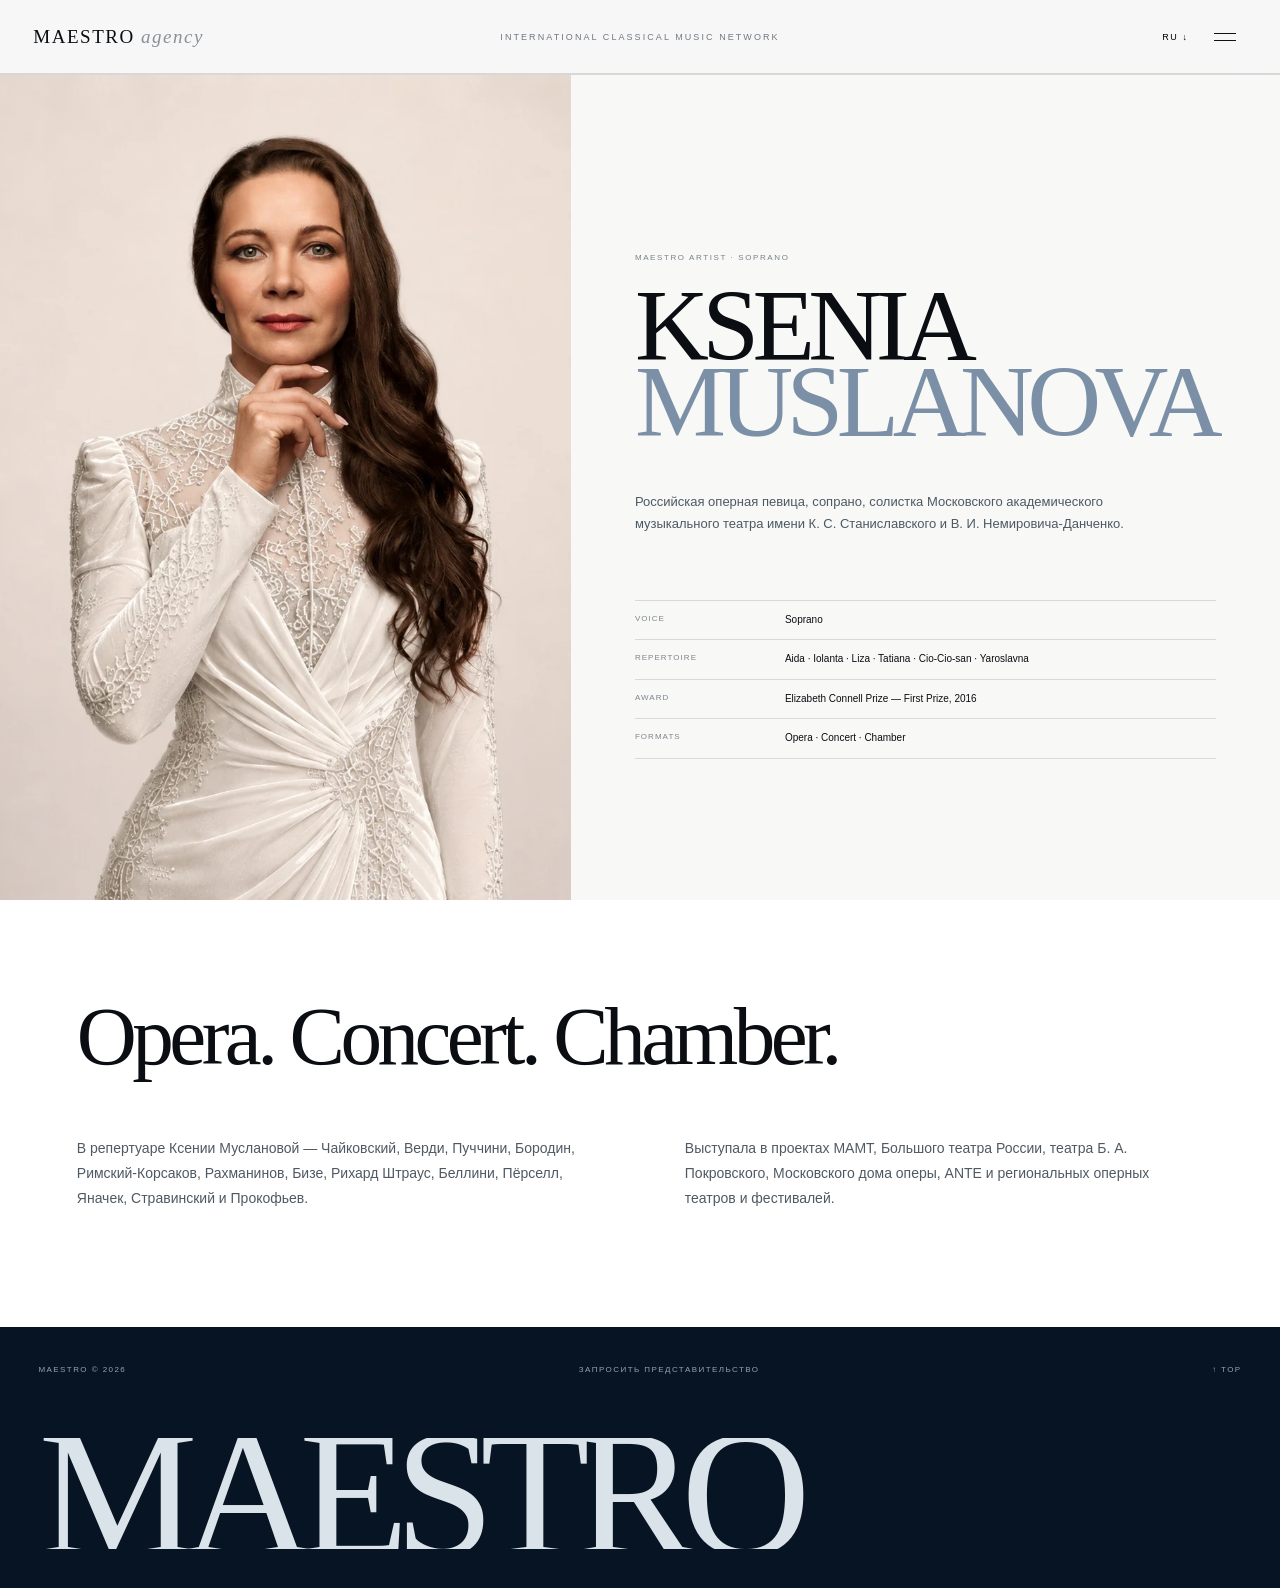
<file: ksenia.html>
<!doctype html><html lang="ru"><head><meta charset="utf-8"><meta name="viewport" content="width=device-width,initial-scale=1,viewport-fit=cover"><meta name="theme-color" content="#f4f5f3"><meta name="description" content="MAESTRO — International Classical Music Network"><title>Ksenia Muslanova — MAESTRO</title><link rel="stylesheet" href="styles.css"></head><body id="top"><header class="topbar"><a class="wordmark" href="index.html">MAESTRO <span>agency</span></a><div class="top-note">INTERNATIONAL CLASSICAL MUSIC NETWORK</div><div class="top-actions"><div class="lang"><button type="button"><span data-lang-current>RU</span> ↓</button><div class="lang-menu"><button data-lang="ru">RU · Русский</button><button data-lang="en">EN · English</button><button data-lang="zh">中文 · 简体</button><button data-lang="ja">日本語</button><button data-lang="ko">한국어</button></div></div><button class="burger" aria-label="Menu" aria-expanded="false"><span></span><span></span></button></div></header>
<nav class="drawer"><div class="drawer-grid"><div class="drawer-links"><a href="index.html"><small>01</small><span data-i18n="home">Главная</span></a><a href="about.html"><small>02</small><span data-i18n="about">О нас</span></a><a href="artists.html"><small>03</small><span data-i18n="artists">Артисты</span></a><a href="network.html"><small>04</small><span data-i18n="network">Агентства</span></a><a href="services.html"><small>05</small><span data-i18n="services">Инструменты</span></a><a href="media.html"><small>06</small><span data-i18n="media">Media</span></a><a href="contact.html"><small>07</small><span data-i18n="contact">Контакты</span></a></div><div class="drawer-meta">PRIVATE REPRESENTATION<br>AGENCY NETWORK<br>CHINA · JAPAN · KOREA · ASIA<br><br>MAESTRO © 2026</div></div></nav><main><section class="artist-profile"><div class="artist-photo"><img src="assets/ksenia-white.webp" alt="Ksenia Muslanova" style="object-position:center 10%"></div><div class="artist-copy"><small>MAESTRO ARTIST · SOPRANO</small><h1>KSENIA<br><span>MUSLANOVA</span></h1><p>Российская оперная певица, сопрано, солистка Московского академического музыкального театра имени К. С. Станиславского и В. И. Немировича-Данченко.</p><div class="artist-facts"><div class="artist-fact"><b>Voice</b><span>Soprano</span></div><div class="artist-fact"><b>Repertoire</b><span>Aida · Iolanta · Liza · Tatiana · Cio-Cio-san · Yaroslavna</span></div><div class="artist-fact"><b>Award</b><span>Elizabeth Connell Prize — First Prize, 2016</span></div><div class="artist-fact"><b>Formats</b><span>Opera · Concert · Chamber</span></div></div></div></section><section class="content"><h2 class="reveal">Opera. Concert. Chamber.</h2><div class="content-grid"><p class="reveal">В репертуаре Ксении Муслановой — Чайковский, Верди, Пуччини, Бородин, Римский-Корсаков, Рахманинов, Бизе, Рихард Штраус, Беллини, Пёрселл, Яначек, Стравинский и Прокофьев.</p><p class="reveal">Выступала в проектах МАМТ, Большого театра России, театра Б. А. Покровского, Московского дома оперы, ANTE и региональных оперных театров и фестивалей.</p></div></section></main><footer><div class="footer-top"><span>MAESTRO © 2026</span><a href="contact.html" data-i18n="request">Запросить представительство</a><a href="#top">↑ TOP</a></div><div class="footer-word">MAESTRO</div></footer><script src="script.js"></script></body></html>
</file>
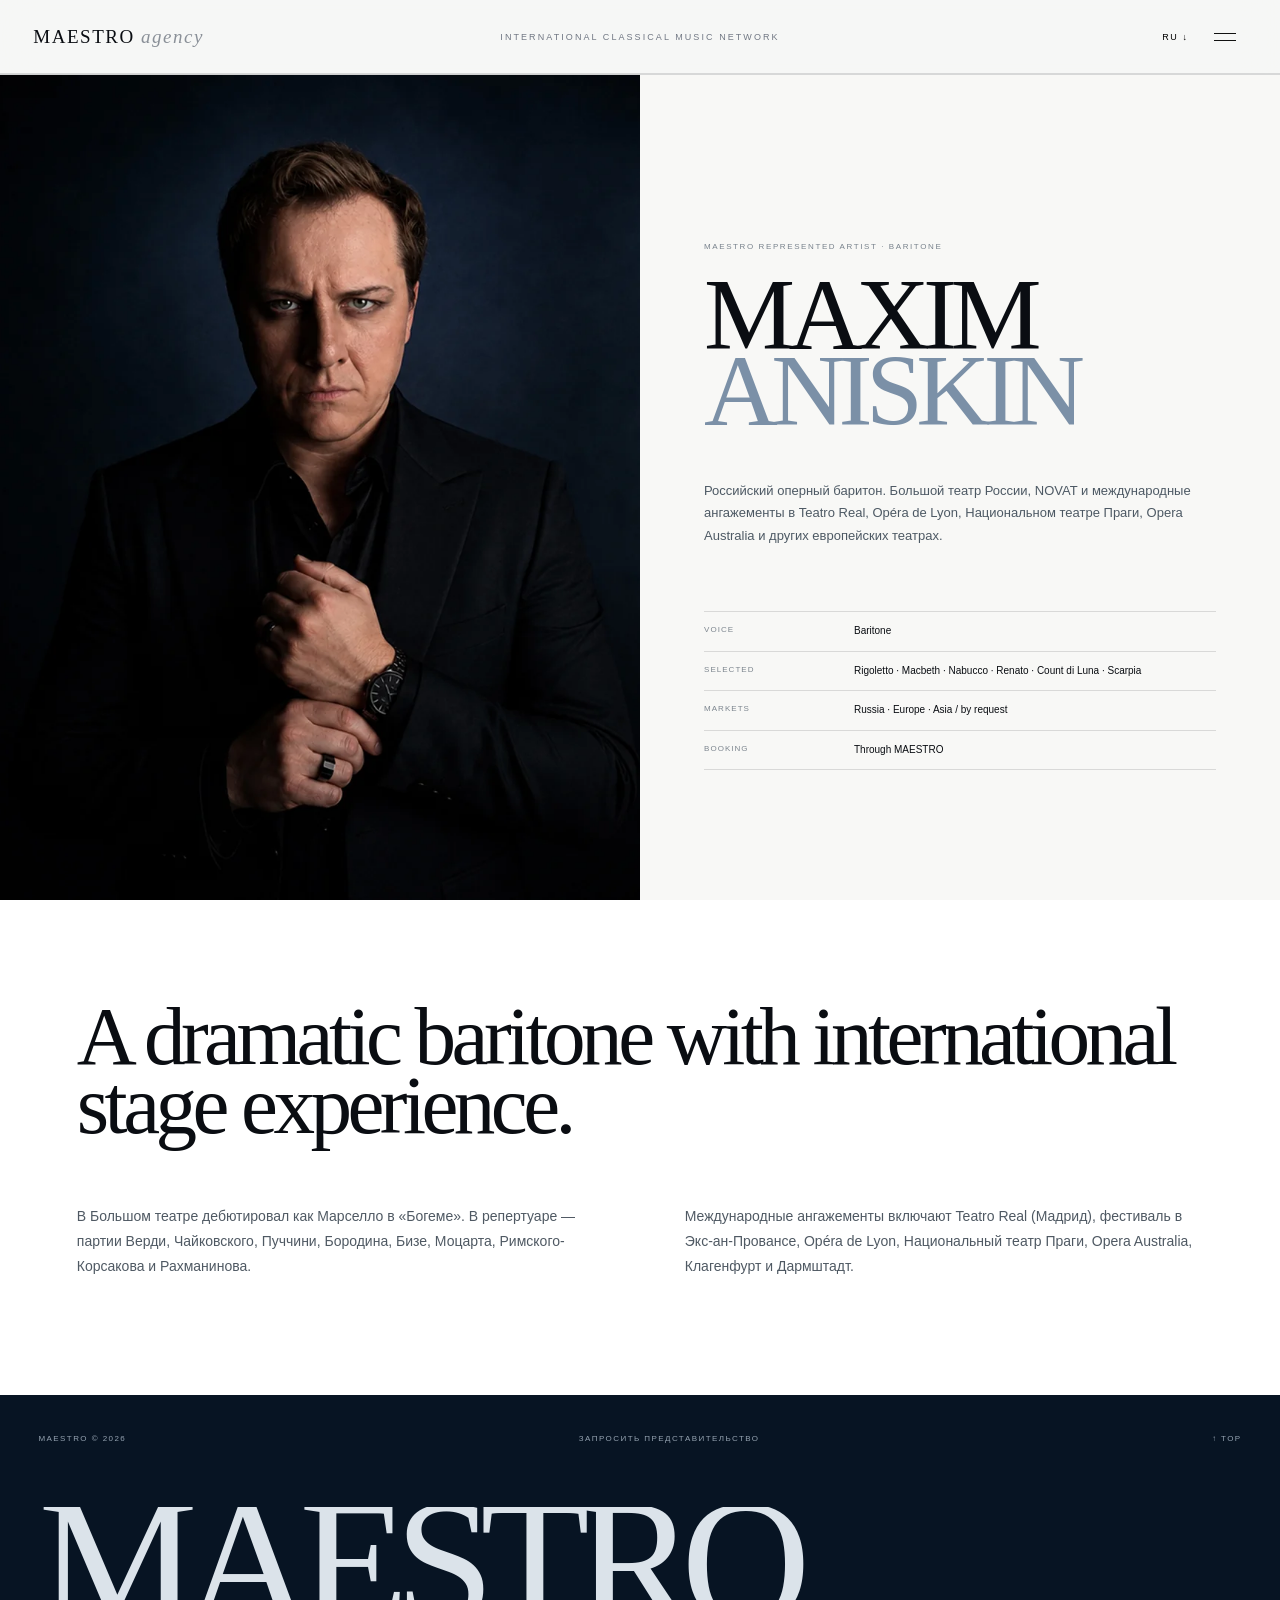
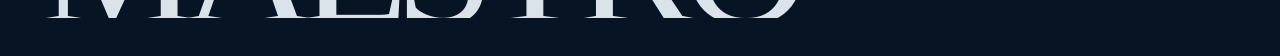
<file: maxim.html>
<!doctype html><html lang="ru"><head><meta charset="utf-8"><meta name="viewport" content="width=device-width,initial-scale=1,viewport-fit=cover"><meta name="theme-color" content="#f4f5f3"><meta name="description" content="MAESTRO — International Classical Music Network"><title>Maxim Aniskin — MAESTRO</title><link rel="stylesheet" href="styles.css"></head><body id="top"><header class="topbar"><a class="wordmark" href="index.html">MAESTRO <span>agency</span></a><div class="top-note">INTERNATIONAL CLASSICAL MUSIC NETWORK</div><div class="top-actions"><div class="lang"><button type="button"><span data-lang-current>RU</span> ↓</button><div class="lang-menu"><button data-lang="ru">RU · Русский</button><button data-lang="en">EN · English</button><button data-lang="zh">中文 · 简体</button><button data-lang="ja">日本語</button><button data-lang="ko">한국어</button></div></div><button class="burger" aria-label="Menu" aria-expanded="false"><span></span><span></span></button></div></header>
<nav class="drawer"><div class="drawer-grid"><div class="drawer-links"><a href="index.html"><small>01</small><span data-i18n="home">Главная</span></a><a href="about.html"><small>02</small><span data-i18n="about">О нас</span></a><a href="artists.html"><small>03</small><span data-i18n="artists">Артисты</span></a><a href="network.html"><small>04</small><span data-i18n="network">Агентства</span></a><a href="services.html"><small>05</small><span data-i18n="services">Инструменты</span></a><a href="media.html"><small>06</small><span data-i18n="media">Media</span></a><a href="contact.html"><small>07</small><span data-i18n="contact">Контакты</span></a></div><div class="drawer-meta">PRIVATE REPRESENTATION<br>AGENCY NETWORK<br>CHINA · JAPAN · KOREA · ASIA<br><br>MAESTRO © 2026</div></div></nav><main><section class="artist-profile"><div class="artist-photo"><img src="assets/maxim-dark.webp" alt="Maxim Aniskin"></div><div class="artist-copy"><small>MAESTRO REPRESENTED ARTIST · BARITONE</small><h1>MAXIM<br><span>ANISKIN</span></h1><p>Российский оперный баритон. Большой театр России, NOVAT и международные ангажементы в Teatro Real, Opéra de Lyon, Национальном театре Праги, Opera Australia и других европейских театрах.</p><div class="artist-facts"><div class="artist-fact"><b>Voice</b><span>Baritone</span></div><div class="artist-fact"><b>Selected</b><span>Rigoletto · Macbeth · Nabucco · Renato · Count di Luna · Scarpia</span></div><div class="artist-fact"><b>Markets</b><span>Russia · Europe · Asia / by request</span></div><div class="artist-fact"><b>Booking</b><span>Through MAESTRO</span></div></div></div></section><section class="content"><h2 class="reveal">A dramatic baritone with international stage experience.</h2><div class="content-grid"><p class="reveal">В Большом театре дебютировал как Марселло в «Богеме». В репертуаре — партии Верди, Чайковского, Пуччини, Бородина, Бизе, Моцарта, Римского-Корсакова и Рахманинова.</p><p class="reveal">Международные ангажементы включают Teatro Real (Мадрид), фестиваль в Экс-ан-Провансе, Opéra de Lyon, Национальный театр Праги, Opera Australia, Клагенфурт и Дармштадт.</p></div></section></main><footer><div class="footer-top"><span>MAESTRO © 2026</span><a href="contact.html" data-i18n="request">Запросить представительство</a><a href="#top">↑ TOP</a></div><div class="footer-word">MAESTRO</div></footer><script src="script.js"></script></body></html>
</file>
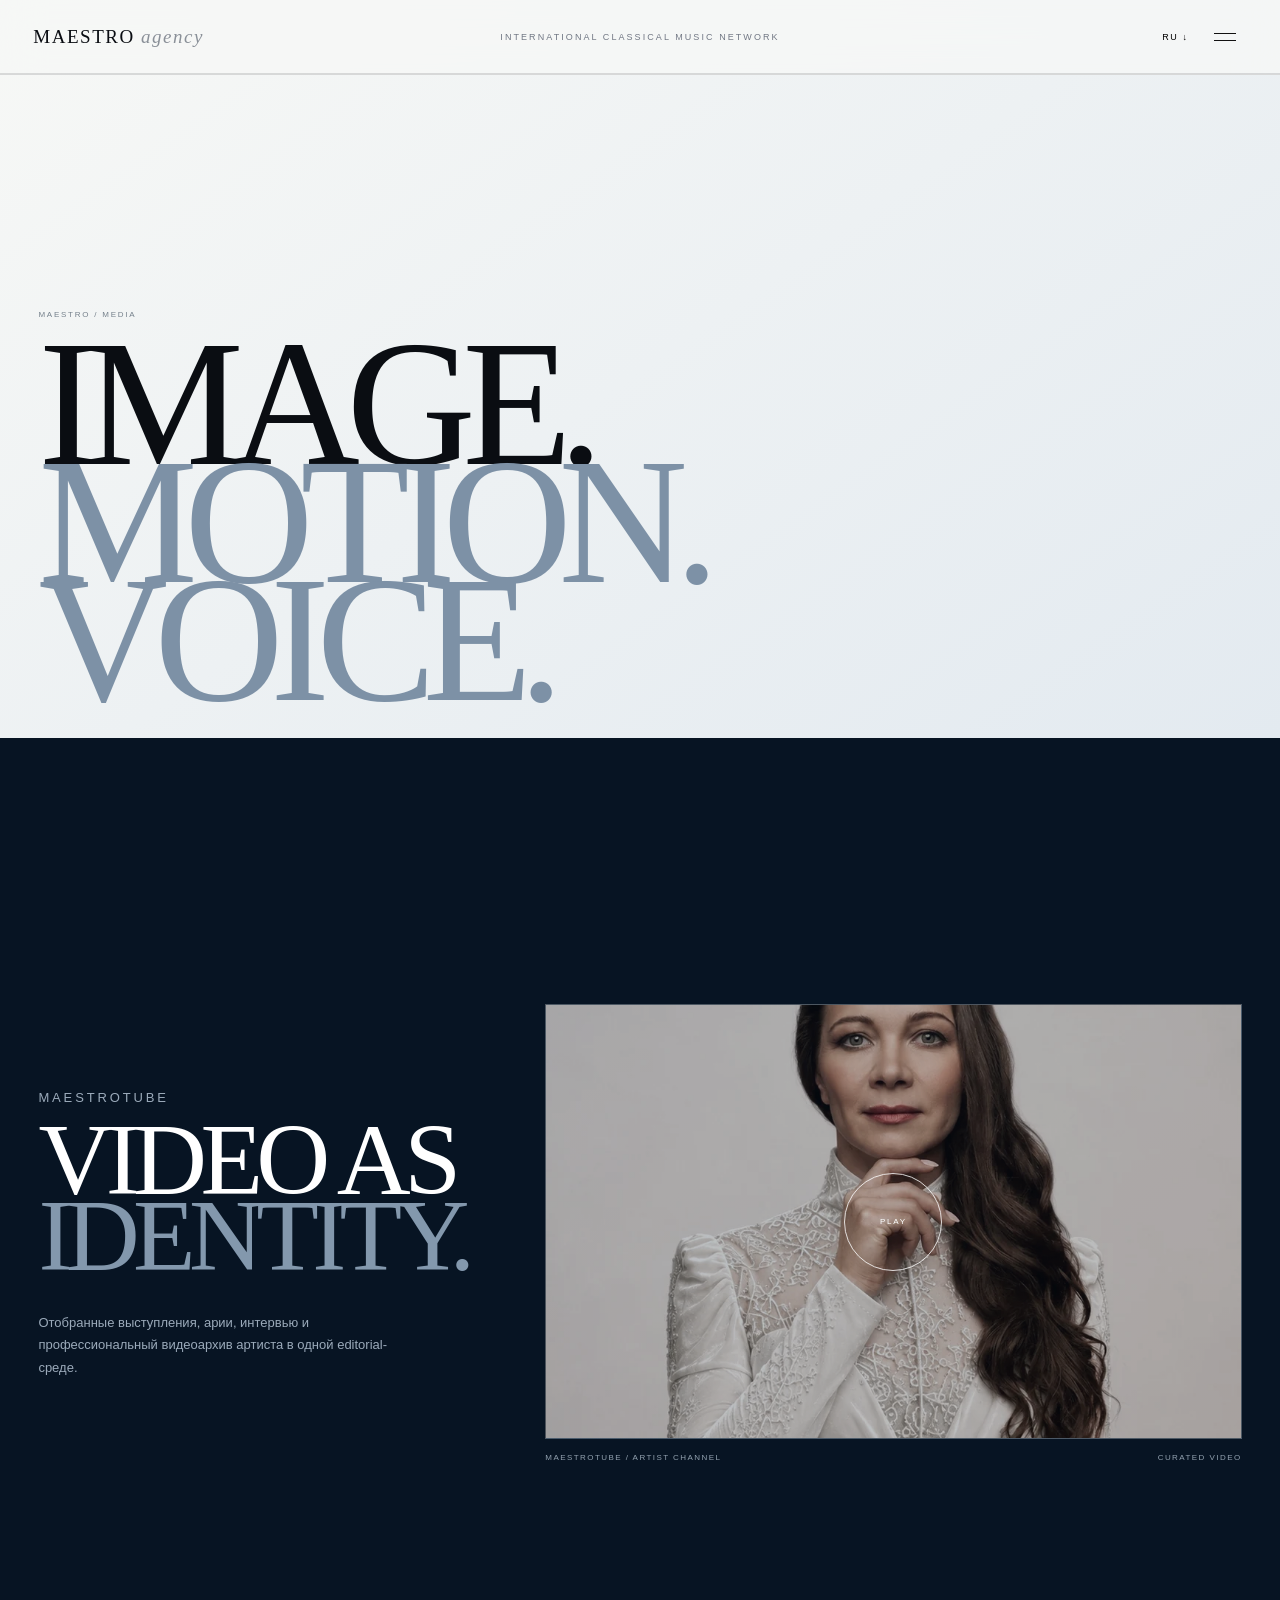
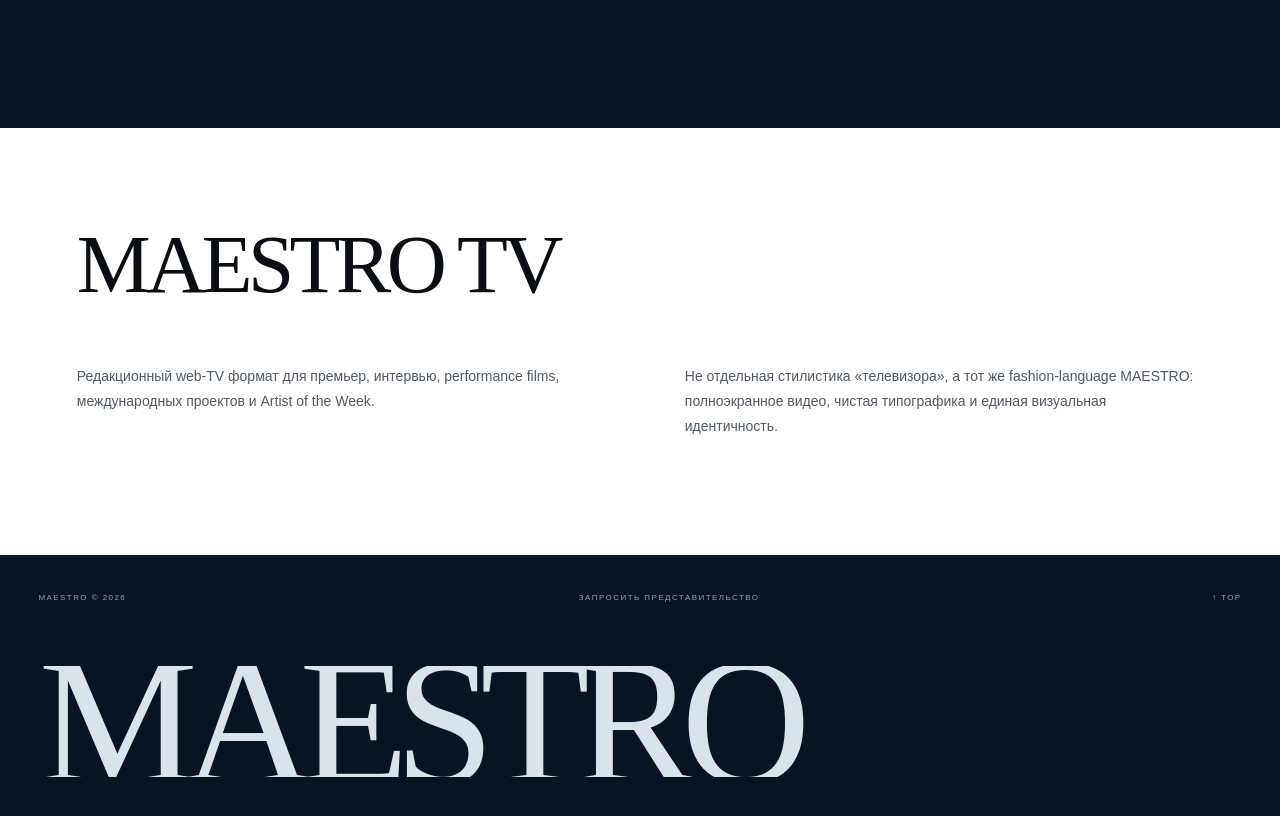
<file: media.html>
<!doctype html><html lang="ru"><head><meta charset="utf-8"><meta name="viewport" content="width=device-width,initial-scale=1,viewport-fit=cover"><meta name="theme-color" content="#f4f5f3"><meta name="description" content="MAESTRO — International Classical Music Network"><title>Media — MAESTRO</title><link rel="stylesheet" href="styles.css"></head><body id="top"><header class="topbar"><a class="wordmark" href="index.html">MAESTRO <span>agency</span></a><div class="top-note">INTERNATIONAL CLASSICAL MUSIC NETWORK</div><div class="top-actions"><div class="lang"><button type="button"><span data-lang-current>RU</span> ↓</button><div class="lang-menu"><button data-lang="ru">RU · Русский</button><button data-lang="en">EN · English</button><button data-lang="zh">中文 · 简体</button><button data-lang="ja">日本語</button><button data-lang="ko">한국어</button></div></div><button class="burger" aria-label="Menu" aria-expanded="false"><span></span><span></span></button></div></header>
<nav class="drawer"><div class="drawer-grid"><div class="drawer-links"><a href="index.html"><small>01</small><span data-i18n="home">Главная</span></a><a href="about.html"><small>02</small><span data-i18n="about">О нас</span></a><a href="artists.html"><small>03</small><span data-i18n="artists">Артисты</span></a><a href="network.html"><small>04</small><span data-i18n="network">Агентства</span></a><a href="services.html"><small>05</small><span data-i18n="services">Инструменты</span></a><a href="media.html"><small>06</small><span data-i18n="media">Media</span></a><a href="contact.html"><small>07</small><span data-i18n="contact">Контакты</span></a></div><div class="drawer-meta">PRIVATE REPRESENTATION<br>AGENCY NETWORK<br>CHINA · JAPAN · KOREA · ASIA<br><br>MAESTRO © 2026</div></div></nav><main><section class="page-hero"><small>MAESTRO / MEDIA</small><h1>IMAGE.<br><span>MOTION. VOICE.</span></h1></section><section class="media-stage"><div class="media-copy"><p class="eyebrow">MAESTROTUBE</p><h2>VIDEO AS<br><span>IDENTITY.</span></h2><p>Отобранные выступления, арии, интервью и профессиональный видеоархив артиста в одной editorial-среде.</p></div><div><div class="screen"><img src="assets/ksenia-white.webp" alt="MaestroTube"></div><div class="screen-meta"><span>MAESTROTUBE / ARTIST CHANNEL</span><span>CURATED VIDEO</span></div></div></section><section class="content"><h2>MAESTRO TV</h2><div class="content-grid"><p>Редакционный web-TV формат для премьер, интервью, performance films, международных проектов и Artist of the Week.</p><p>Не отдельная стилистика «телевизора», а тот же fashion-language MAESTRO: полноэкранное видео, чистая типографика и единая визуальная идентичность.</p></div></section></main><footer><div class="footer-top"><span>MAESTRO © 2026</span><a href="contact.html" data-i18n="request">Запросить представительство</a><a href="#top">↑ TOP</a></div><div class="footer-word">MAESTRO</div></footer><script src="script.js"></script></body></html>
</file>
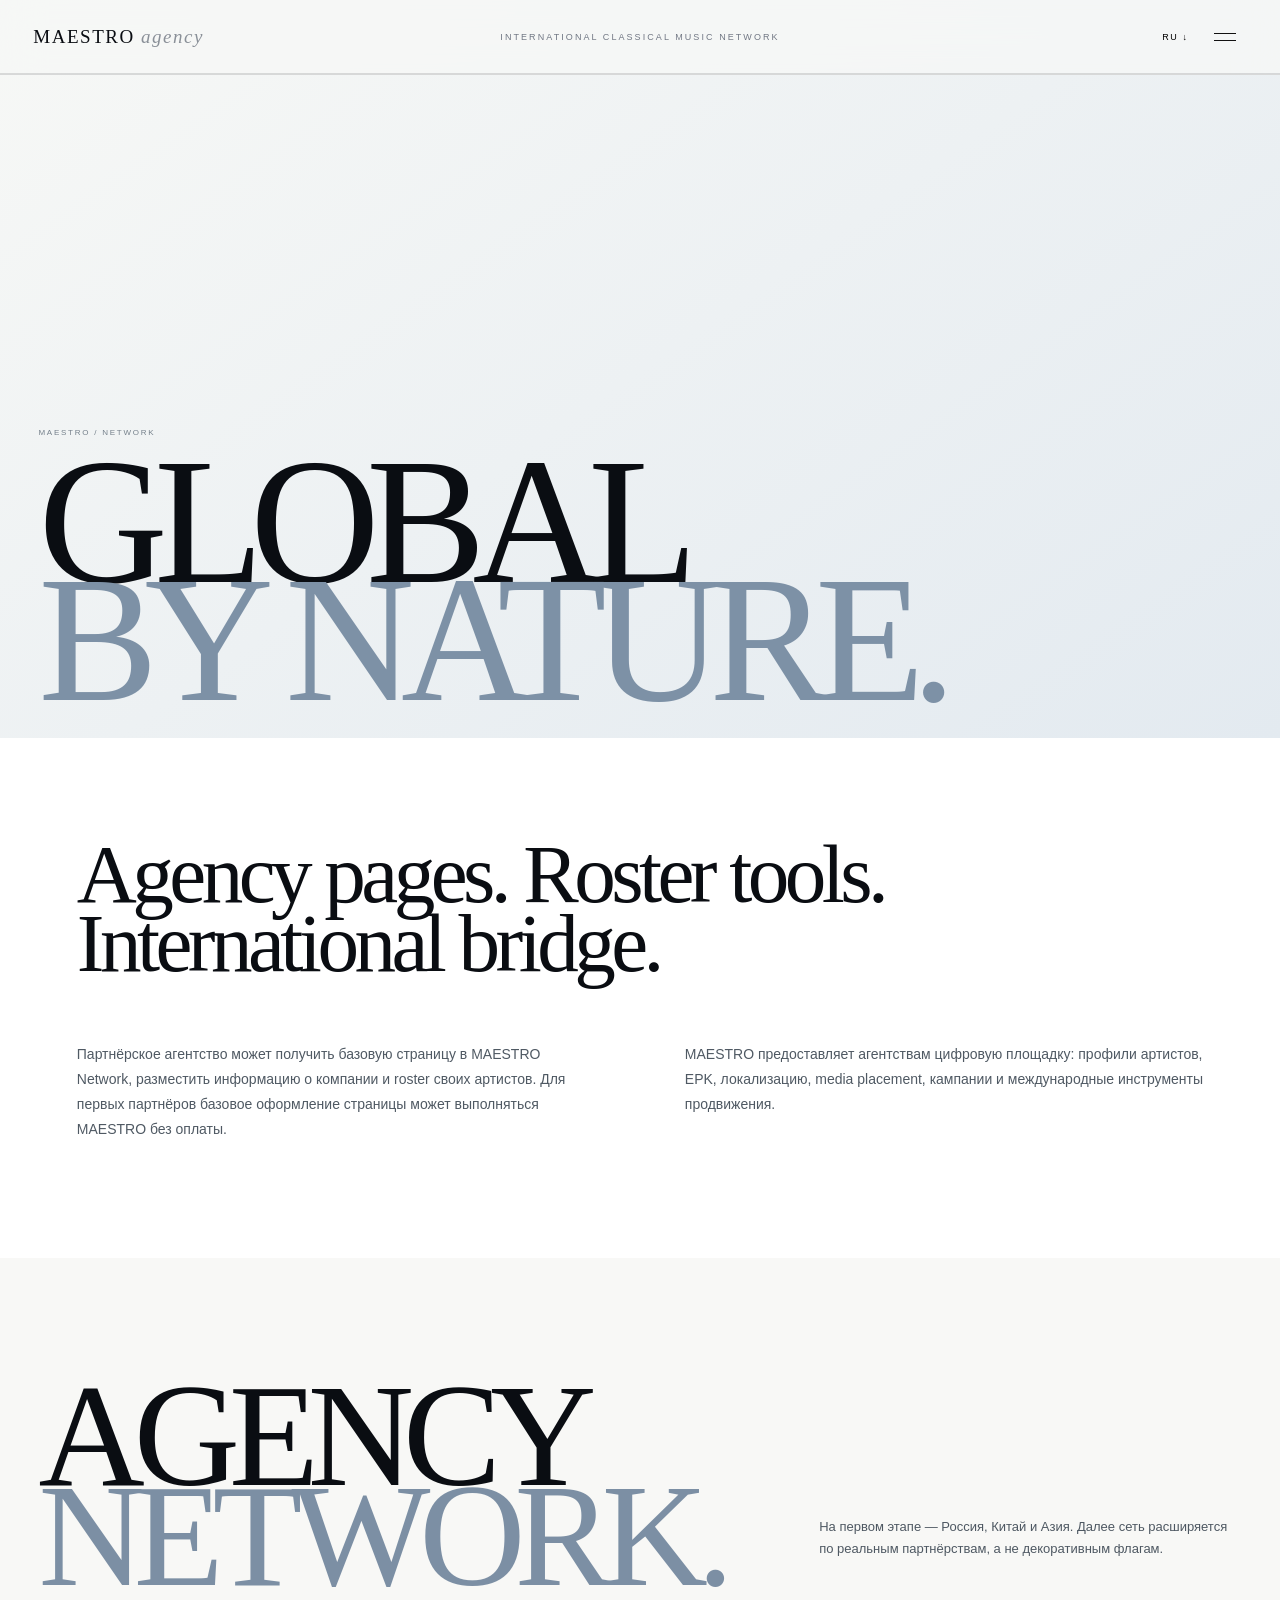
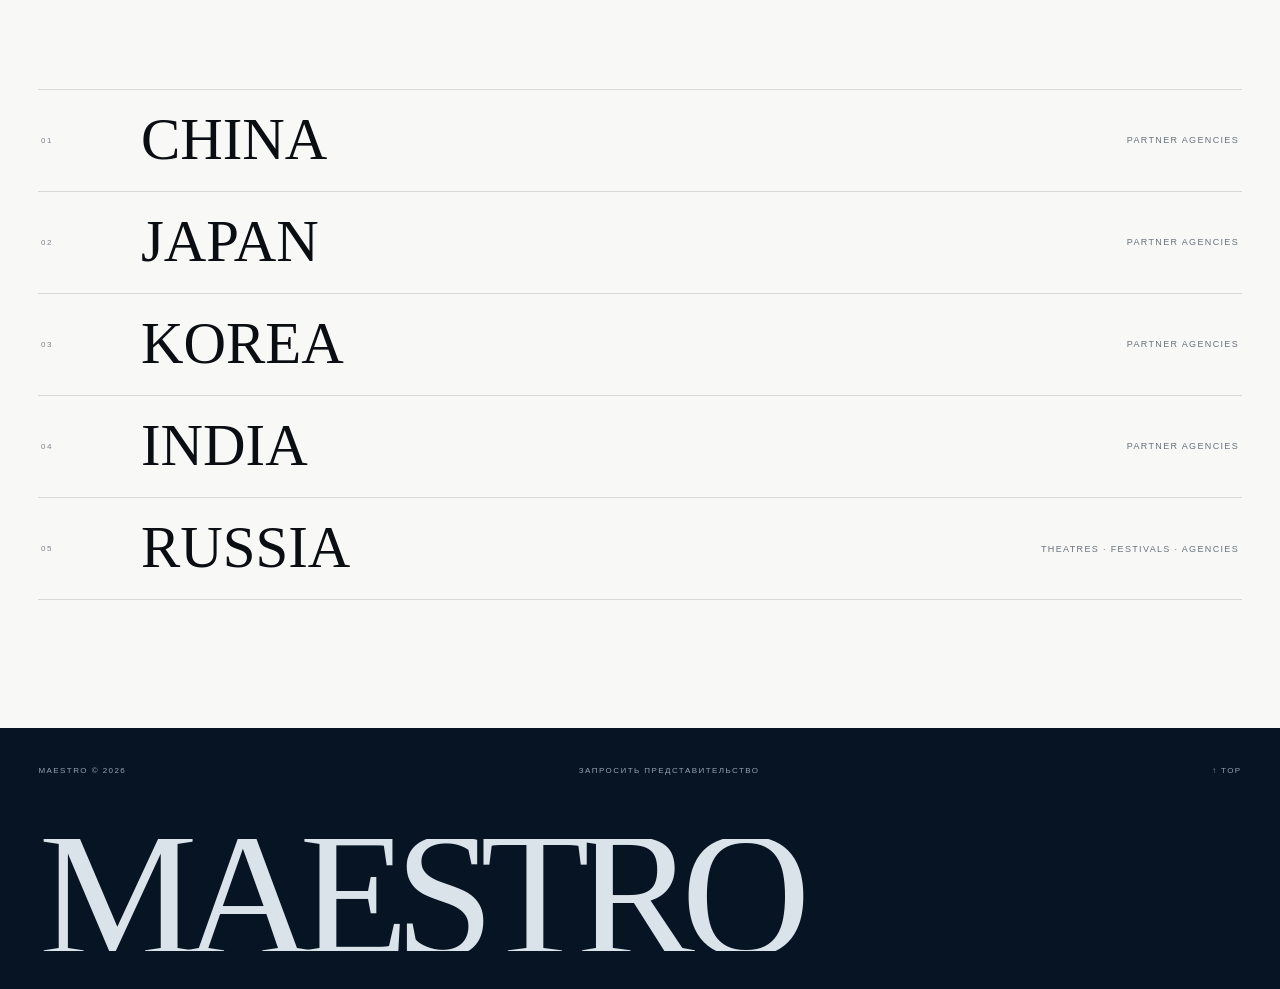
<file: network.html>
<!doctype html><html lang="ru"><head><meta charset="utf-8"><meta name="viewport" content="width=device-width,initial-scale=1,viewport-fit=cover"><meta name="theme-color" content="#f4f5f3"><meta name="description" content="MAESTRO — International Classical Music Network"><title>Agency Network — MAESTRO</title><link rel="stylesheet" href="styles.css"></head><body id="top"><header class="topbar"><a class="wordmark" href="index.html">MAESTRO <span>agency</span></a><div class="top-note">INTERNATIONAL CLASSICAL MUSIC NETWORK</div><div class="top-actions"><div class="lang"><button type="button"><span data-lang-current>RU</span> ↓</button><div class="lang-menu"><button data-lang="ru">RU · Русский</button><button data-lang="en">EN · English</button><button data-lang="zh">中文 · 简体</button><button data-lang="ja">日本語</button><button data-lang="ko">한국어</button></div></div><button class="burger" aria-label="Menu" aria-expanded="false"><span></span><span></span></button></div></header>
<nav class="drawer"><div class="drawer-grid"><div class="drawer-links"><a href="index.html"><small>01</small><span data-i18n="home">Главная</span></a><a href="about.html"><small>02</small><span data-i18n="about">О нас</span></a><a href="artists.html"><small>03</small><span data-i18n="artists">Артисты</span></a><a href="network.html"><small>04</small><span data-i18n="network">Агентства</span></a><a href="services.html"><small>05</small><span data-i18n="services">Инструменты</span></a><a href="media.html"><small>06</small><span data-i18n="media">Media</span></a><a href="contact.html"><small>07</small><span data-i18n="contact">Контакты</span></a></div><div class="drawer-meta">PRIVATE REPRESENTATION<br>AGENCY NETWORK<br>CHINA · JAPAN · KOREA · ASIA<br><br>MAESTRO © 2026</div></div></nav><main><section class="page-hero"><small>MAESTRO / NETWORK</small><h1>GLOBAL<br><span>BY NATURE.</span></h1></section><section class="content"><h2 class="reveal">Agency pages. Roster tools. International bridge.</h2><div class="content-grid"><p class="reveal">Партнёрское агентство может получить базовую страницу в MAESTRO Network, разместить информацию о компании и roster своих артистов. Для первых партнёров базовое оформление страницы может выполняться MAESTRO без оплаты.</p><p class="reveal">MAESTRO предоставляет агентствам цифровую площадку: профили артистов, EPK, локализацию, media placement, кампании и международные инструменты продвижения.</p></div></section><section class="network"><div class="network-top"><h2>AGENCY<br><span>NETWORK.</span></h2><p class="network-copy">На первом этапе — Россия, Китай и Азия. Далее сеть расширяется по реальным партнёрствам, а не декоративным флагам.</p></div><div class="country-strip"><div class="country"><small>01</small><strong>CHINA</strong><span>PARTNER AGENCIES</span></div><div class="country"><small>02</small><strong>JAPAN</strong><span>PARTNER AGENCIES</span></div><div class="country"><small>03</small><strong>KOREA</strong><span>PARTNER AGENCIES</span></div><div class="country"><small>04</small><strong>INDIA</strong><span>PARTNER AGENCIES</span></div><div class="country"><small>05</small><strong>RUSSIA</strong><span>THEATRES · FESTIVALS · AGENCIES</span></div></div></section></main><footer><div class="footer-top"><span>MAESTRO © 2026</span><a href="contact.html" data-i18n="request">Запросить представительство</a><a href="#top">↑ TOP</a></div><div class="footer-word">MAESTRO</div></footer><script src="script.js"></script></body></html>
</file>
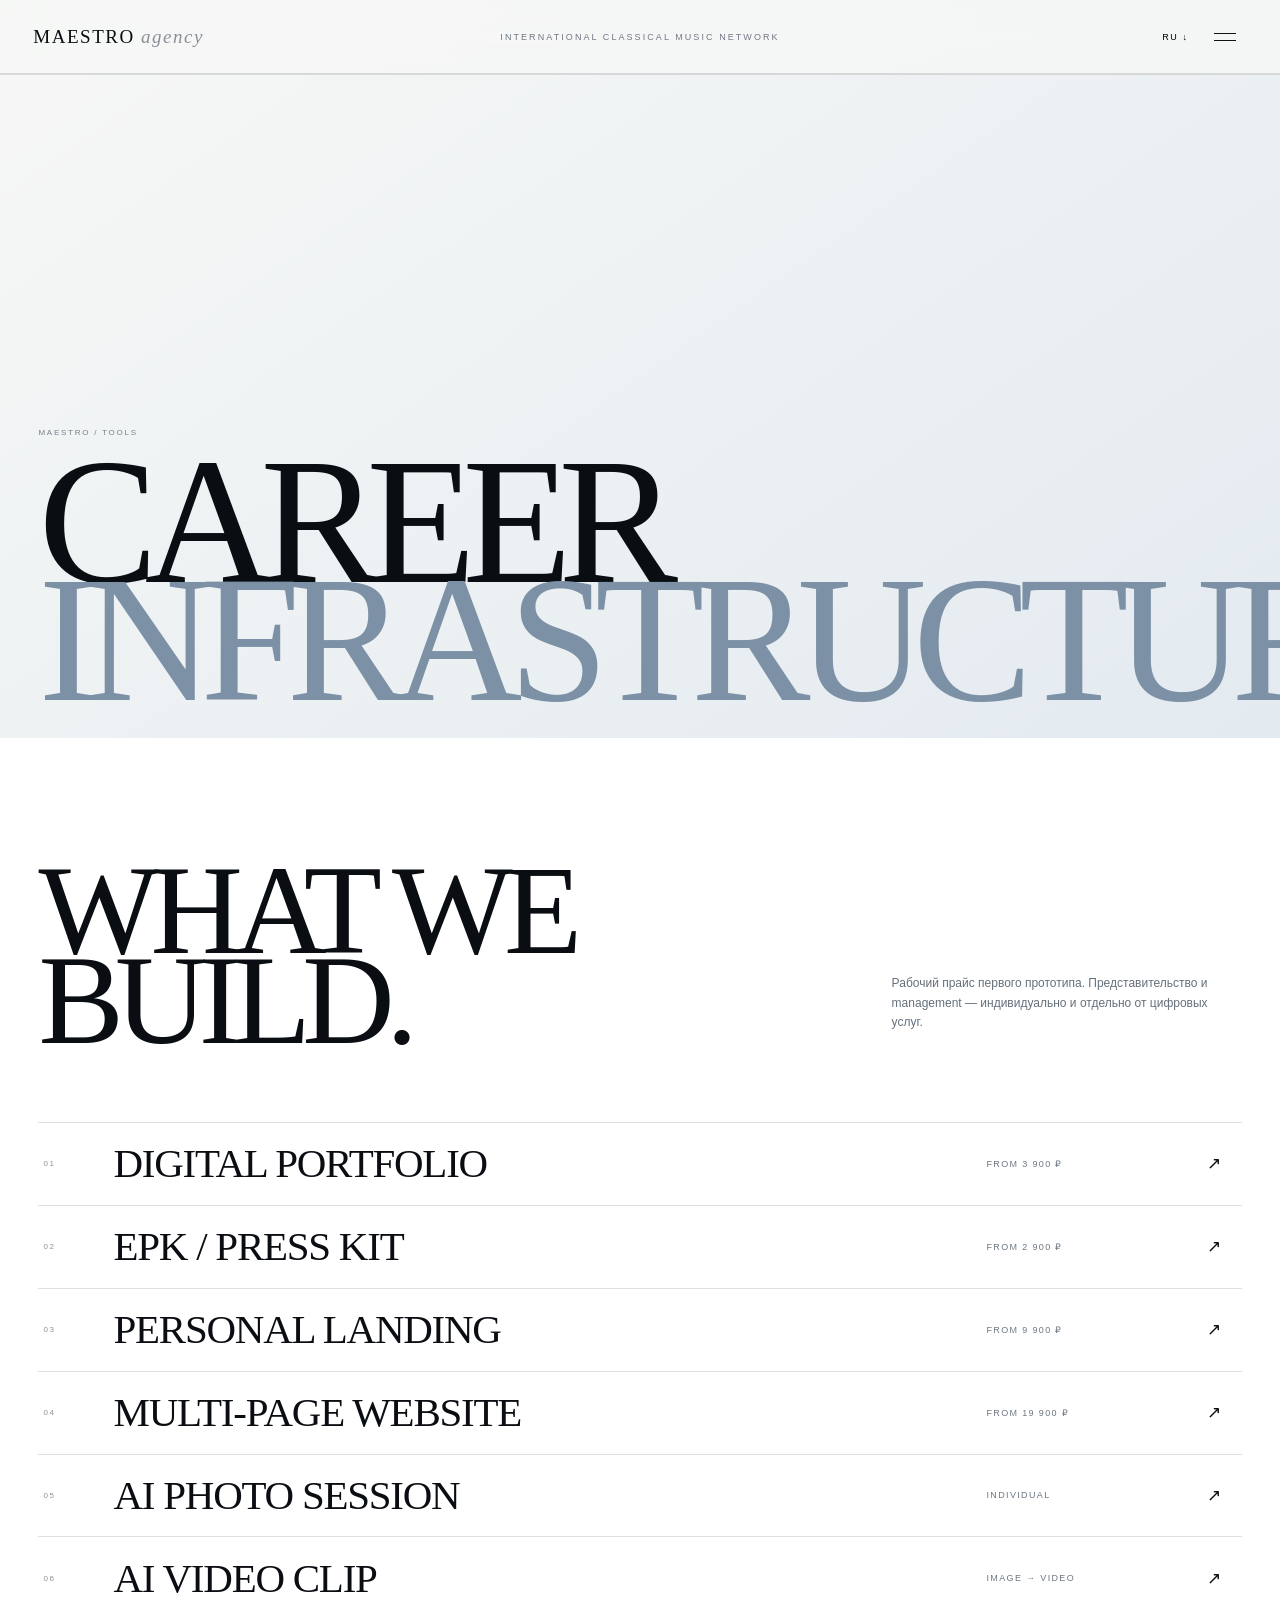
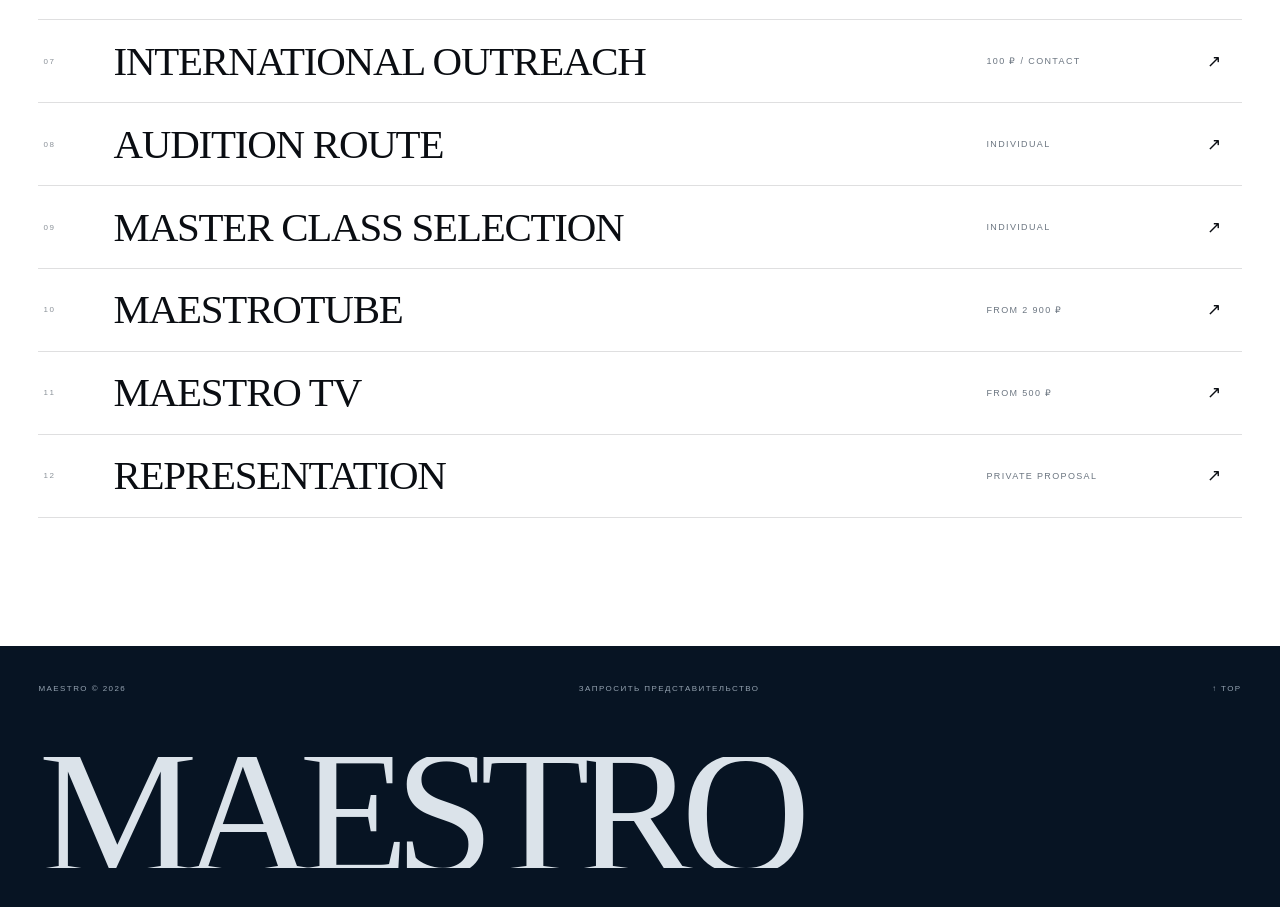
<file: services.html>
<!doctype html><html lang="ru"><head><meta charset="utf-8"><meta name="viewport" content="width=device-width,initial-scale=1,viewport-fit=cover"><meta name="theme-color" content="#f4f5f3"><meta name="description" content="MAESTRO — International Classical Music Network"><title>Artist Tools — MAESTRO</title><link rel="stylesheet" href="styles.css"></head><body id="top"><header class="topbar"><a class="wordmark" href="index.html">MAESTRO <span>agency</span></a><div class="top-note">INTERNATIONAL CLASSICAL MUSIC NETWORK</div><div class="top-actions"><div class="lang"><button type="button"><span data-lang-current>RU</span> ↓</button><div class="lang-menu"><button data-lang="ru">RU · Русский</button><button data-lang="en">EN · English</button><button data-lang="zh">中文 · 简体</button><button data-lang="ja">日本語</button><button data-lang="ko">한국어</button></div></div><button class="burger" aria-label="Menu" aria-expanded="false"><span></span><span></span></button></div></header>
<nav class="drawer"><div class="drawer-grid"><div class="drawer-links"><a href="index.html"><small>01</small><span data-i18n="home">Главная</span></a><a href="about.html"><small>02</small><span data-i18n="about">О нас</span></a><a href="artists.html"><small>03</small><span data-i18n="artists">Артисты</span></a><a href="network.html"><small>04</small><span data-i18n="network">Агентства</span></a><a href="services.html"><small>05</small><span data-i18n="services">Инструменты</span></a><a href="media.html"><small>06</small><span data-i18n="media">Media</span></a><a href="contact.html"><small>07</small><span data-i18n="contact">Контакты</span></a></div><div class="drawer-meta">PRIVATE REPRESENTATION<br>AGENCY NETWORK<br>CHINA · JAPAN · KOREA · ASIA<br><br>MAESTRO © 2026</div></div></nav><main><section class="page-hero"><small>MAESTRO / TOOLS</small><h1>CAREER<br><span>INFRASTRUCTURE.</span></h1></section><section class="services"><div class="services-title"><h2>WHAT WE BUILD.</h2><p>Рабочий прайс первого прототипа. Представительство и management — индивидуально и отдельно от цифровых услуг.</p></div><div class="service-list"><div class="service"><small>01</small><strong>DIGITAL PORTFOLIO</strong><span>from 3 900 ₽</span><b>↗</b></div><div class="service"><small>02</small><strong>EPK / PRESS KIT</strong><span>from 2 900 ₽</span><b>↗</b></div><div class="service"><small>03</small><strong>PERSONAL LANDING</strong><span>from 9 900 ₽</span><b>↗</b></div><div class="service"><small>04</small><strong>MULTI-PAGE WEBSITE</strong><span>from 19 900 ₽</span><b>↗</b></div><div class="service"><small>05</small><strong>AI PHOTO SESSION</strong><span>individual</span><b>↗</b></div><div class="service"><small>06</small><strong>AI VIDEO CLIP</strong><span>image → video</span><b>↗</b></div><div class="service"><small>07</small><strong>INTERNATIONAL OUTREACH</strong><span>100 ₽ / contact</span><b>↗</b></div><div class="service"><small>08</small><strong>AUDITION ROUTE</strong><span>individual</span><b>↗</b></div><div class="service"><small>09</small><strong>MASTER CLASS SELECTION</strong><span>individual</span><b>↗</b></div><div class="service"><small>10</small><strong>MAESTROTUBE</strong><span>from 2 900 ₽</span><b>↗</b></div><div class="service"><small>11</small><strong>MAESTRO TV</strong><span>from 500 ₽</span><b>↗</b></div><div class="service"><small>12</small><strong>REPRESENTATION</strong><span>private proposal</span><b>↗</b></div></div></section></main><footer><div class="footer-top"><span>MAESTRO © 2026</span><a href="contact.html" data-i18n="request">Запросить представительство</a><a href="#top">↑ TOP</a></div><div class="footer-word">MAESTRO</div></footer><script src="script.js"></script></body></html>
</file>
<file: styles.css>
:root{
  --ink:#0a0d12; --muted:#6f7781; --paper:#f4f5f3; --white:#fff;
  --ice:#e7edf3; --blue:#1a3557; --navy:#071423; --line:rgba(10,13,18,.13);
  --serif:"Bodoni 72","Didot","Bodoni MT","Times New Roman",serif;
  --sans:Inter,Manrope,"Helvetica Neue",Arial,sans-serif;
}
*{box-sizing:border-box} html{scroll-behavior:smooth;background:var(--paper)}
body{margin:0;color:var(--ink);background:var(--paper);font-family:var(--sans);overflow-x:hidden;-webkit-font-smoothing:antialiased}
a{color:inherit;text-decoration:none} img{display:block;width:100%;height:auto} button{font:inherit}
::selection{background:#0a0d12;color:#fff}

/* --- header --- */
.topbar{position:fixed;inset:0 0 auto;z-index:100;height:74px;padding:0 2.6vw;display:grid;grid-template-columns:1fr auto 1fr;align-items:center;border-bottom:1px solid var(--line);background:rgba(247,248,247,.78);backdrop-filter:blur(20px) saturate(1.1)}
.wordmark{font-family:var(--serif);font-size:19px;letter-spacing:.08em;font-weight:400}.wordmark span{color:#8a9098;font-style:italic}
.top-note{font-size:9px;letter-spacing:.23em;text-transform:uppercase;color:#707783;white-space:nowrap}
.top-actions{justify-self:end;display:flex;align-items:center;gap:14px}.lang{position:relative}.lang button{border:0;background:transparent;padding:10px 0;font-size:9px;letter-spacing:.18em;text-transform:uppercase;cursor:pointer}.lang-menu{position:absolute;right:0;top:38px;min-width:160px;padding:9px;background:rgba(255,255,255,.95);border:1px solid var(--line);box-shadow:0 24px 70px rgba(21,29,41,.09);opacity:0;transform:translateY(-7px);pointer-events:none;transition:.25s}.lang.open .lang-menu{opacity:1;transform:none;pointer-events:auto}.lang-menu button{display:block;width:100%;text-align:left;padding:9px 10px;transition:.2s}.lang-menu button:hover{background:#eef2f5}
.burger{width:44px;height:44px;border:0;background:transparent;display:grid;place-content:center;gap:6px;cursor:pointer}.burger span{display:block;width:22px;height:1px;background:#111;transition:.35s}.burger.active span:first-child{transform:translateY(3.5px) rotate(45deg)}.burger.active span:last-child{transform:translateY(-3.5px) rotate(-45deg)}
.drawer{position:fixed;z-index:90;inset:74px 0 auto;height:0;overflow:hidden;transition:height .65s cubic-bezier(.22,.76,.18,1);background:rgba(246,247,246,.97);border-bottom:1px solid var(--line);backdrop-filter:blur(24px)}.drawer.open{height:min(490px,calc(100svh - 74px))}.drawer-grid{height:100%;display:grid;grid-template-columns:1fr 1fr;padding:3.6vw 3vw 3vw}.drawer-links{display:flex;flex-direction:column;justify-content:center}.drawer-links a{font-family:var(--serif);font-size:clamp(36px,4.4vw,82px);font-weight:300;line-height:.88;letter-spacing:-.045em;display:flex;gap:18px;align-items:baseline;transition:transform .35s,color .35s}.drawer-links a:hover{transform:translateX(14px);color:#65778c}.drawer-links small{font:500 8px/1 var(--sans);letter-spacing:.2em;color:#8a9199}.drawer-meta{display:flex;flex-direction:column;justify-content:flex-end;align-items:flex-end;text-align:right;color:#737b86;font-size:10px;line-height:1.7;letter-spacing:.08em;text-transform:uppercase}

/* --- shared motion --- */
.reveal{opacity:0;transform:translateY(28px);transition:opacity .9s cubic-bezier(.2,.75,.2,1),transform .9s cubic-bezier(.2,.75,.2,1)}.reveal.in{opacity:1;transform:none}
.line-draw{stroke-dasharray:420;stroke-dashoffset:420;transition:stroke-dashoffset 1.45s cubic-bezier(.2,.75,.2,1)}.in .line-draw,.line-draw.in{stroke-dashoffset:0}

/* --- home hero: Pavel structure, rebuilt --- */
.hero{min-height:100svh;padding:74px 2.6vw 2.5vw;position:relative;display:flex;flex-direction:column;justify-content:center;overflow:hidden;background:linear-gradient(150deg,#f8f8f6 0%,#eef2f5 52%,#dce6ef 100%)}
.hero:before,.hero:after{content:"";position:absolute;border:1px solid rgba(73,95,120,.18);border-radius:50%;pointer-events:none}.hero:before{width:min(68vw,1100px);aspect-ratio:1;left:50%;top:51%;transform:translate(-50%,-50%)}.hero:after{width:min(46vw,760px);aspect-ratio:1;left:50%;top:51%;transform:translate(-50%,-50%)}
.hero-kicker{position:absolute;left:2.7vw;top:104px;margin:0;font-size:9px;letter-spacing:.22em;text-transform:uppercase;color:#68717d;z-index:2}
.hero-title{position:relative;z-index:2;margin:0 auto;font-family:var(--serif);font-weight:300;font-size:clamp(94px,16.4vw,312px);line-height:.64;letter-spacing:-.078em;color:var(--ink);white-space:nowrap}.hero-title .char{display:inline-block;opacity:0;transform:translateY(.35em) rotateX(50deg);transition:opacity .65s,transform .75s cubic-bezier(.2,.8,.2,1)}.hero.ready .hero-title .char{opacity:1;transform:none}.hero-title .char:nth-child(2){transition-delay:.04s}.hero-title .char:nth-child(3){transition-delay:.08s}.hero-title .char:nth-child(4){transition-delay:.12s}.hero-title .char:nth-child(5){transition-delay:.16s}.hero-title .char:nth-child(6){transition-delay:.20s}.hero-title .char:nth-child(7){transition-delay:.24s}
.hero-sub{position:relative;z-index:2;margin:2.8vw auto 0;max-width:860px;text-align:center;font-family:var(--serif);font-size:clamp(28px,3.1vw,58px);font-weight:300;line-height:.98;letter-spacing:-.035em}.hero-sub em{font-weight:300;color:#6e8299}
.hero-bottom{position:absolute;z-index:3;left:2.7vw;right:2.7vw;bottom:2vw;display:grid;grid-template-columns:1fr 1fr 1fr;align-items:end;font-size:8px;text-transform:uppercase;letter-spacing:.18em;color:#737b86}.hero-bottom span:nth-child(2){text-align:center}.hero-bottom span:nth-child(3){text-align:right}.scroll-cue{display:inline-flex;align-items:center;gap:10px}.scroll-cue i{display:block;width:44px;height:1px;background:#111;transform-origin:left;animation:pulse 1.8s ease-in-out infinite}@keyframes pulse{50%{transform:scaleX(.45);opacity:.45}}

/* --- portrait impact --- */
.portrait-impact{min-height:112vh;background:#e7edf2;position:relative;overflow:hidden}.portrait-impact img{width:100%;height:112vh;object-fit:cover;object-position:center 38%;filter:saturate(.9)}.portrait-impact:after{content:"";position:absolute;inset:0;background:linear-gradient(90deg,rgba(5,17,30,.15),transparent 34%,transparent 70%,rgba(6,19,34,.12));pointer-events:none}.portrait-label{position:absolute;left:2.8vw;bottom:3vw;z-index:2;color:#fff}.portrait-label small{display:block;font-size:8px;letter-spacing:.2em;text-transform:uppercase;margin-bottom:12px}.portrait-label strong{font:300 clamp(52px,7vw,132px)/.78 var(--serif);letter-spacing:-.06em}

/* --- manifesto --- */
.manifesto{padding:10vw 6vw 11vw;background:#fff;position:relative}.eyebrow{font-size:8px;letter-spacing:.22em;text-transform:uppercase;color:#7b838d}.manifesto h2{margin:3vw 0 5vw;max-width:1250px;font:300 clamp(64px,8.7vw,170px)/.78 var(--serif);letter-spacing:-.066em}.manifesto h2 em{font-weight:300;color:#8193a8}.manifesto-copy{margin-left:42%;max-width:690px;display:grid;grid-template-columns:1fr 1fr;gap:3vw;font-size:14px;line-height:1.72;color:#47505a}.manifesto-rule{width:100%;height:70px;margin-top:7vw}.manifesto-rule svg{width:100%;height:100%;overflow:visible}

/* --- editorial scroll slider --- */
.editorial-scroll{height:360vh;background:#f1f3f5;position:relative}.editorial-sticky{position:sticky;top:0;height:100vh;overflow:hidden}.editorial-slide{position:absolute;inset:0;display:grid;grid-template-columns:1.08fr .92fr;opacity:0;pointer-events:none;clip-path:inset(0 100% 0 0);will-change:clip-path,opacity}.editorial-slide.active{pointer-events:auto}.editorial-media{height:100vh;overflow:hidden;background:#dce5ed}.editorial-media img{height:100%;object-fit:cover;object-position:center 30%;transform:scale(1.03)}.editorial-slide:nth-child(2) .editorial-media img{object-position:center 18%}.editorial-copy{padding:10vw 5vw 4vw;display:flex;flex-direction:column;justify-content:space-between;background:linear-gradient(145deg,#f7f8f7,#e8eef4)}.editorial-index{font-size:8px;letter-spacing:.24em;text-transform:uppercase;color:#697481}.editorial-copy h3{margin:0;font:300 clamp(72px,9.5vw,176px)/.72 var(--serif);letter-spacing:-.07em}.editorial-copy h3 span{color:#74889e}.editorial-copy p{max-width:450px;margin:0;font-size:13px;line-height:1.65;color:#46515d}.editorial-link{display:flex;justify-content:space-between;align-items:center;border-top:1px solid rgba(10,13,18,.18);padding-top:15px;font-size:9px;letter-spacing:.17em;text-transform:uppercase}.editorial-progress{position:absolute;right:2.2vw;bottom:2.2vw;z-index:10;display:flex;gap:7px}.editorial-progress i{width:36px;height:2px;background:rgba(10,13,18,.18);position:relative;overflow:hidden}.editorial-progress i:after{content:"";position:absolute;inset:0;background:#0b0e12;transform:scaleX(var(--p,0));transform-origin:left}

/* --- audience gate --- */
.gates{background:#071423;color:#fff;padding:8vw 3vw 10vw}.gates-head{display:flex;justify-content:space-between;align-items:end;margin-bottom:6vw}.gates h2{margin:0;font:300 clamp(72px,9vw,170px)/.75 var(--serif);letter-spacing:-.065em}.gates h2 span{color:#8398ad}.gates-head p{max-width:390px;color:#9aa8b7;font-size:12px;line-height:1.6}.gate-list{border-top:1px solid rgba(255,255,255,.18)}.gate{display:grid;grid-template-columns:90px 1fr auto;align-items:center;border-bottom:1px solid rgba(255,255,255,.18);padding:2.5vw .5vw;transition:background .35s,padding .35s}.gate:hover{background:rgba(255,255,255,.045);padding-left:1.2vw;padding-right:1.2vw}.gate small{color:#7f91a3;letter-spacing:.2em;font-size:8px}.gate strong{font:300 clamp(36px,4.5vw,82px)/1 var(--serif);letter-spacing:-.04em}.gate b{font-size:18px;font-weight:300}

/* --- network --- */
.network{padding:10vw 3vw;background:#f8f8f6;overflow:hidden}.network-top{display:grid;grid-template-columns:1.25fr .75fr;gap:6vw;align-items:end}.network h2{margin:0;font:300 clamp(84px,11.5vw,220px)/.68 var(--serif);letter-spacing:-.075em}.network h2 span{display:block;color:#7c8fa4}.network-copy{padding-bottom:1vw;color:#4e5862;font-size:13px;line-height:1.72;max-width:430px}.country-strip{margin-top:8vw;border-top:1px solid var(--line)}.country{display:grid;grid-template-columns:100px 1fr 210px;align-items:center;padding:1.65vw .2vw;border-bottom:1px solid var(--line);transition:padding .35s,background .35s}.country:hover{padding-left:1vw;padding-right:1vw;background:#eef2f5}.country small{font-size:8px;letter-spacing:.2em;color:#7b838d}.country strong{font:300 clamp(36px,4.6vw,84px)/1 var(--serif)}.country span{text-align:right;font-size:9px;letter-spacing:.15em;text-transform:uppercase;color:#68727e}

/* --- services --- */
.services{padding:10vw 3vw;background:#fff}.services-title{display:flex;justify-content:space-between;align-items:end;margin-bottom:6vw}.services-title h2{margin:0;font:300 clamp(84px,10vw,190px)/.7 var(--serif);letter-spacing:-.068em}.services-title p{max-width:350px;color:#65707b;font-size:12px;line-height:1.65}.service-list{border-top:1px solid var(--line)}.service{display:grid;grid-template-columns:70px 1fr 220px 30px;align-items:center;padding:1.6vw .4vw;border-bottom:1px solid var(--line);transition:.35s}.service:hover{background:#f1f4f6;padding-left:1vw;padding-right:1vw}.service small{font-size:8px;color:#8b9299;letter-spacing:.18em}.service strong{font:300 clamp(25px,3.2vw,58px)/1 var(--serif);letter-spacing:-.03em}.service span{font-size:9px;text-transform:uppercase;letter-spacing:.15em;color:#6b7580}.service b{font-weight:300;font-size:17px}

/* --- media --- */
.media-stage{min-height:110vh;background:#071423;color:#fff;padding:9vw 3vw;display:grid;grid-template-columns:.72fr 1.28fr;gap:6vw;align-items:center}.media-copy h2{margin:0 0 3vw;font:300 clamp(68px,8vw,150px)/.74 var(--serif);letter-spacing:-.065em}.media-copy h2 span{color:#8398ad}.media-copy p{max-width:380px;color:#9baaba;font-size:13px;line-height:1.7}.screen{aspect-ratio:16/10;border:1px solid rgba(255,255,255,.26);position:relative;overflow:hidden;background:linear-gradient(145deg,#0b2238,#101822)}.screen img{height:100%;object-fit:cover;object-position:center 35%;opacity:.72;filter:saturate(.72)}.screen:after{content:"PLAY";position:absolute;left:50%;top:50%;transform:translate(-50%,-50%);width:96px;height:96px;border:1px solid rgba(255,255,255,.8);border-radius:50%;display:grid;place-items:center;font-size:8px;letter-spacing:.22em}.screen-meta{display:flex;justify-content:space-between;margin-top:14px;font-size:8px;letter-spacing:.18em;text-transform:uppercase;color:#93a2b0}

/* --- final --- */
.final{min-height:92vh;padding:10vw 3vw 3vw;background:linear-gradient(150deg,#f7f8f7,#dfe8ef);display:flex;flex-direction:column;justify-content:space-between}.final h2{margin:0;max-width:1200px;font:300 clamp(78px,11vw,210px)/.7 var(--serif);letter-spacing:-.075em}.final h2 span{color:#70869d}.final-actions{display:flex;justify-content:space-between;align-items:end;border-top:1px solid var(--line);padding-top:2vw}.final-actions p{max-width:390px;color:#535e69;font-size:12px;line-height:1.65}.cta{display:inline-flex;align-items:center;gap:40px;padding:18px 0;border-bottom:1px solid #111;font-size:10px;letter-spacing:.19em;text-transform:uppercase}.cta i{font-style:normal;font-size:20px}

/* --- inner pages --- */
.page-hero{min-height:82vh;padding:74px 3vw 3vw;display:flex;flex-direction:column;justify-content:flex-end;background:linear-gradient(145deg,#f7f8f6,#e3eaf0)}.page-hero small{font-size:8px;letter-spacing:.22em;text-transform:uppercase;color:#75808b;margin-bottom:2vw}.page-hero h1{margin:0;font:300 clamp(92px,14vw,260px)/.66 var(--serif);letter-spacing:-.075em}.page-hero h1 span{color:#7d91a6}.content{padding:8vw 6vw;background:#fff}.content h2{margin:0 0 4vw;font:300 clamp(52px,6.5vw,120px)/.82 var(--serif);letter-spacing:-.055em}.content-grid{display:grid;grid-template-columns:1fr 1fr;gap:7vw}.content p{font-size:14px;line-height:1.78;color:#4f5963}.big-image{height:min(105vh,1100px);overflow:hidden;background:#e8edf1}.big-image img{height:100%;object-fit:cover}.artist-profile{display:grid;grid-template-columns:1fr 1fr;min-height:100vh;padding-top:74px}.artist-photo{min-height:calc(100vh - 74px);background:#e7edf2}.artist-photo img{height:100%;object-fit:cover}.artist-copy{padding:8vw 5vw 5vw;display:flex;flex-direction:column;justify-content:center;background:#f8f8f6}.artist-copy small{font-size:8px;letter-spacing:.2em;text-transform:uppercase;color:#78828c}.artist-copy h1{margin:2vw 0 3vw;font:300 clamp(68px,8vw,150px)/.74 var(--serif);letter-spacing:-.065em}.artist-copy h1 span{color:#7b90a7}.artist-copy p{font-size:13px;line-height:1.72;color:#4d5964;max-width:520px}.artist-facts{margin-top:4vw;border-top:1px solid var(--line)}.artist-fact{display:grid;grid-template-columns:150px 1fr;padding:12px 0;border-bottom:1px solid var(--line);font-size:10px;line-height:1.45}.artist-fact b{font-weight:500;text-transform:uppercase;letter-spacing:.13em;font-size:8px;color:#7c858e}
footer{padding:3vw;background:#071423;color:#fff}.footer-top{display:flex;justify-content:space-between;font-size:8px;letter-spacing:.18em;text-transform:uppercase;color:#95a3b1}.footer-word{margin-top:5vw;font:300 clamp(78px,14vw,260px)/.62 var(--serif);letter-spacing:-.078em;color:#dbe3ea;white-space:nowrap;overflow:hidden}

@media(max-width:900px){
 .topbar{height:68px;grid-template-columns:1fr auto}.top-note{display:none}.drawer{top:68px}.drawer-grid{grid-template-columns:1fr;padding:36px 24px}.drawer-meta{display:none}
 .hero{padding-top:68px;min-height:780px}.hero-kicker{top:94px}.hero-title{font-size:24vw;line-height:.66}.hero-sub{font-size:8vw;margin-top:8vw;max-width:90%}.hero-bottom{grid-template-columns:1fr 1fr;gap:10px}.hero-bottom span:nth-child(2){display:none}.hero-bottom span:nth-child(3){text-align:right}
 .portrait-impact,.portrait-impact img{height:76vh;min-height:0}.portrait-impact img{object-position:57% 50%}.portrait-label strong{font-size:14vw}
 .manifesto{padding:20vw 6vw}.manifesto h2{font-size:17vw;margin:9vw 0 14vw}.manifesto-copy{margin-left:0;grid-template-columns:1fr;gap:6vw}.manifesto-rule{margin-top:14vw}
 .editorial-scroll{height:280vh}.editorial-slide{grid-template-columns:1fr}.editorial-media{height:58vh}.editorial-copy{height:42vh;padding:6vw}.editorial-copy h3{font-size:17vw}.editorial-copy p{font-size:11px}.editorial-progress{right:5vw;bottom:4vw}
 .gates{padding:18vw 5vw}.gates-head{display:block}.gates h2{font-size:17vw;margin-bottom:8vw}.gate{grid-template-columns:45px 1fr auto;padding:6vw 0}.gate strong{font-size:10vw}
 .network{padding:18vw 5vw}.network-top{grid-template-columns:1fr}.network h2{font-size:21vw}.country{grid-template-columns:55px 1fr;padding:5vw 0}.country span{display:none}.country strong{font-size:10vw}
 .services{padding:18vw 5vw}.services-title{display:block}.services-title h2{font-size:20vw;margin-bottom:8vw}.service{grid-template-columns:45px 1fr 25px;padding:5vw 0}.service span{display:none}.service strong{font-size:8vw}
 .media-stage{grid-template-columns:1fr;padding:18vw 5vw;min-height:0}.media-copy h2{font-size:17vw}.screen:after{width:74px;height:74px}
 .final{min-height:80vh;padding:20vw 5vw 6vw}.final h2{font-size:19vw}.final-actions{display:block;padding-top:6vw}.final-actions p{margin-bottom:8vw}
 .page-hero{padding-top:68px;min-height:66vh}.page-hero h1{font-size:20vw}.content{padding:18vw 6vw}.content-grid{grid-template-columns:1fr;gap:5vw}.big-image{height:70vh}.artist-profile{grid-template-columns:1fr;padding-top:68px}.artist-photo{min-height:70vh;height:70vh}.artist-copy{padding:14vw 6vw}.artist-copy h1{font-size:17vw}.artist-fact{grid-template-columns:105px 1fr}.footer-word{font-size:22vw}
}
@media(prefers-reduced-motion:reduce){html{scroll-behavior:auto}.reveal{opacity:1;transform:none}.hero-title .char{opacity:1;transform:none;transition:none}.scroll-cue i{animation:none}}
</file>
